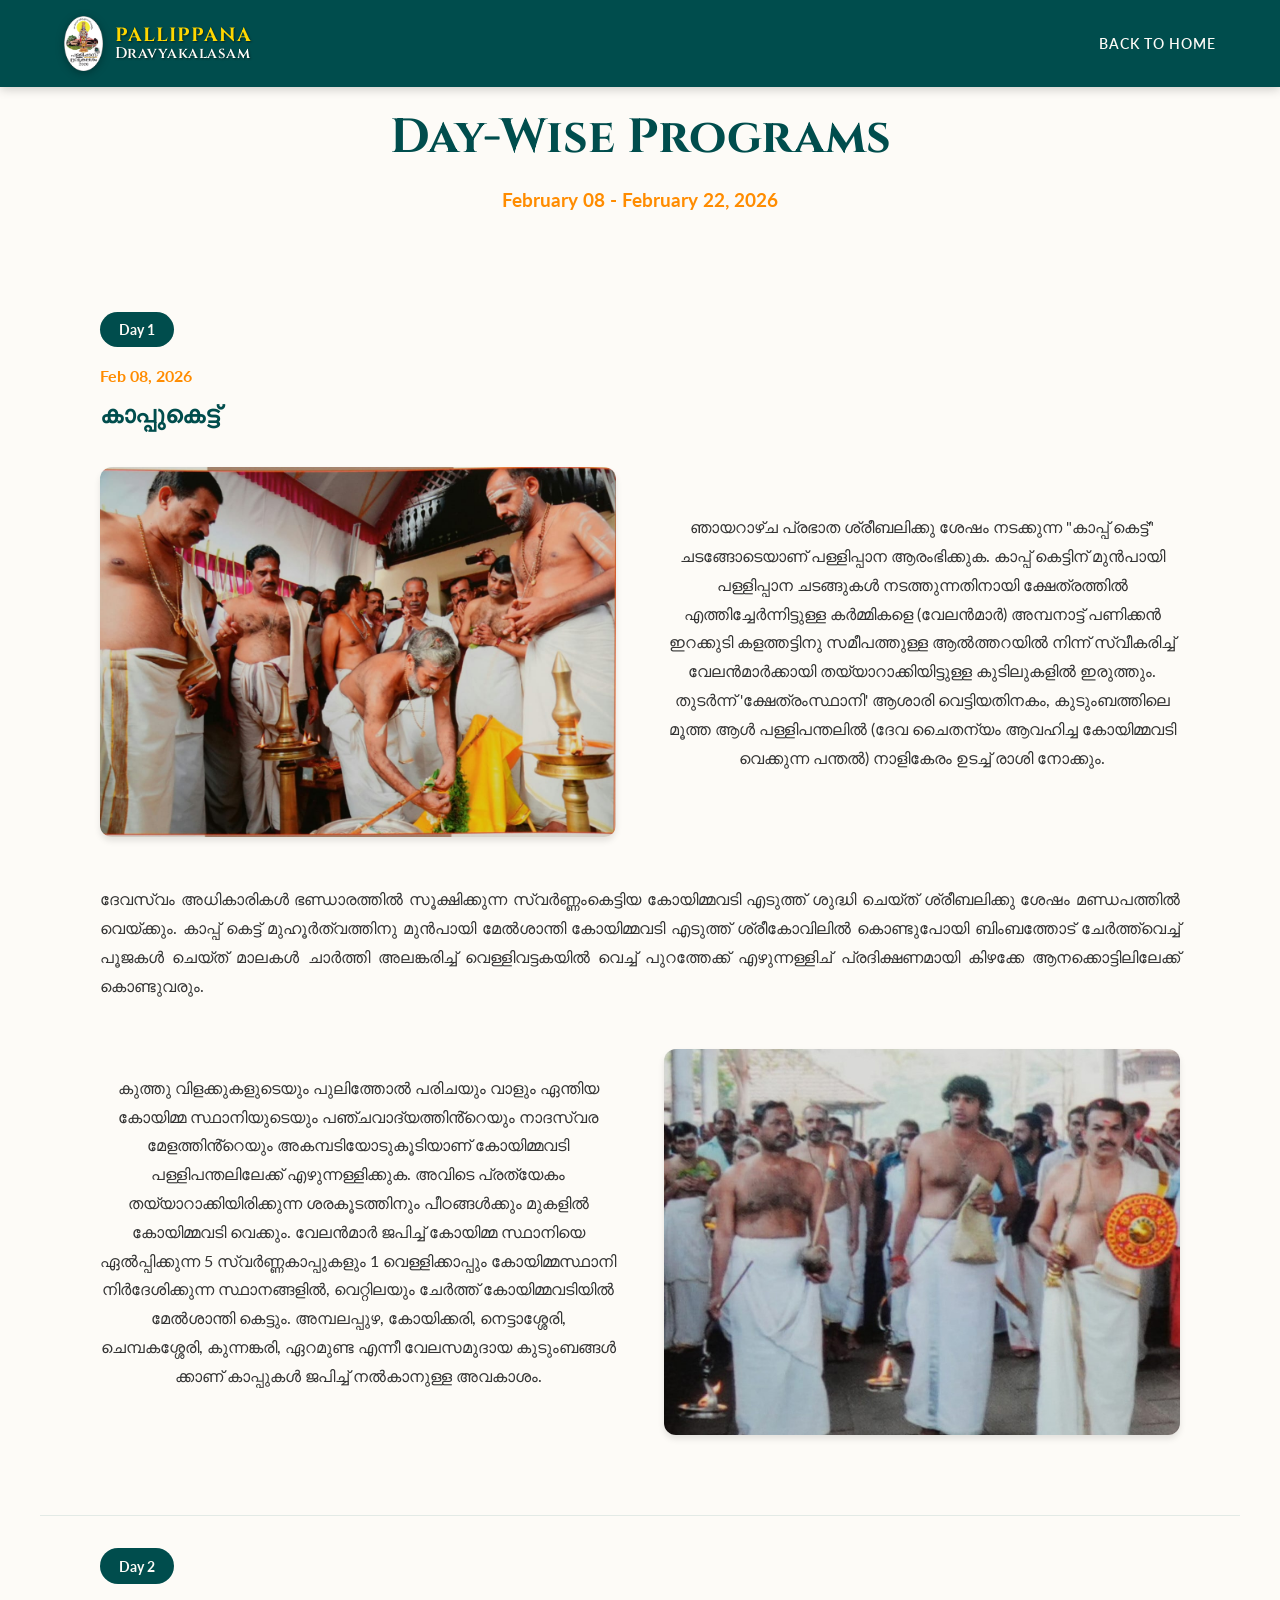
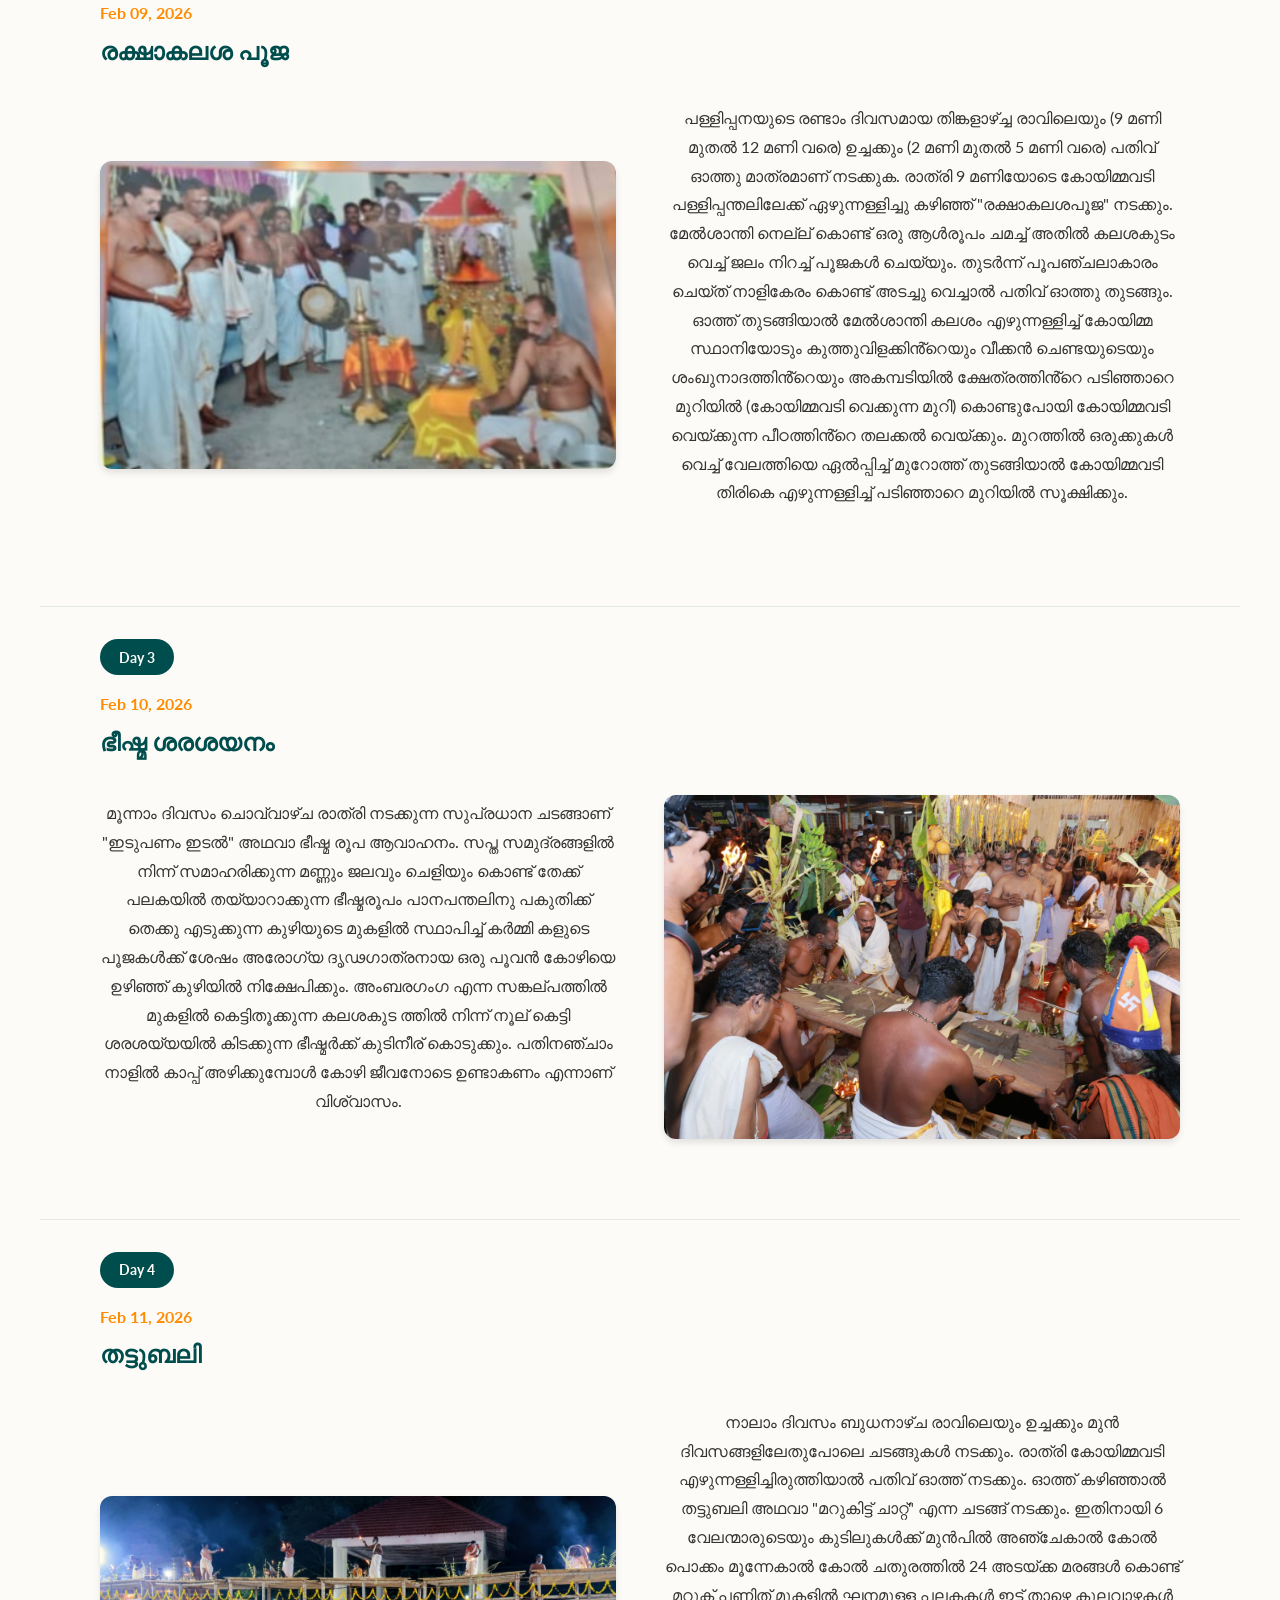
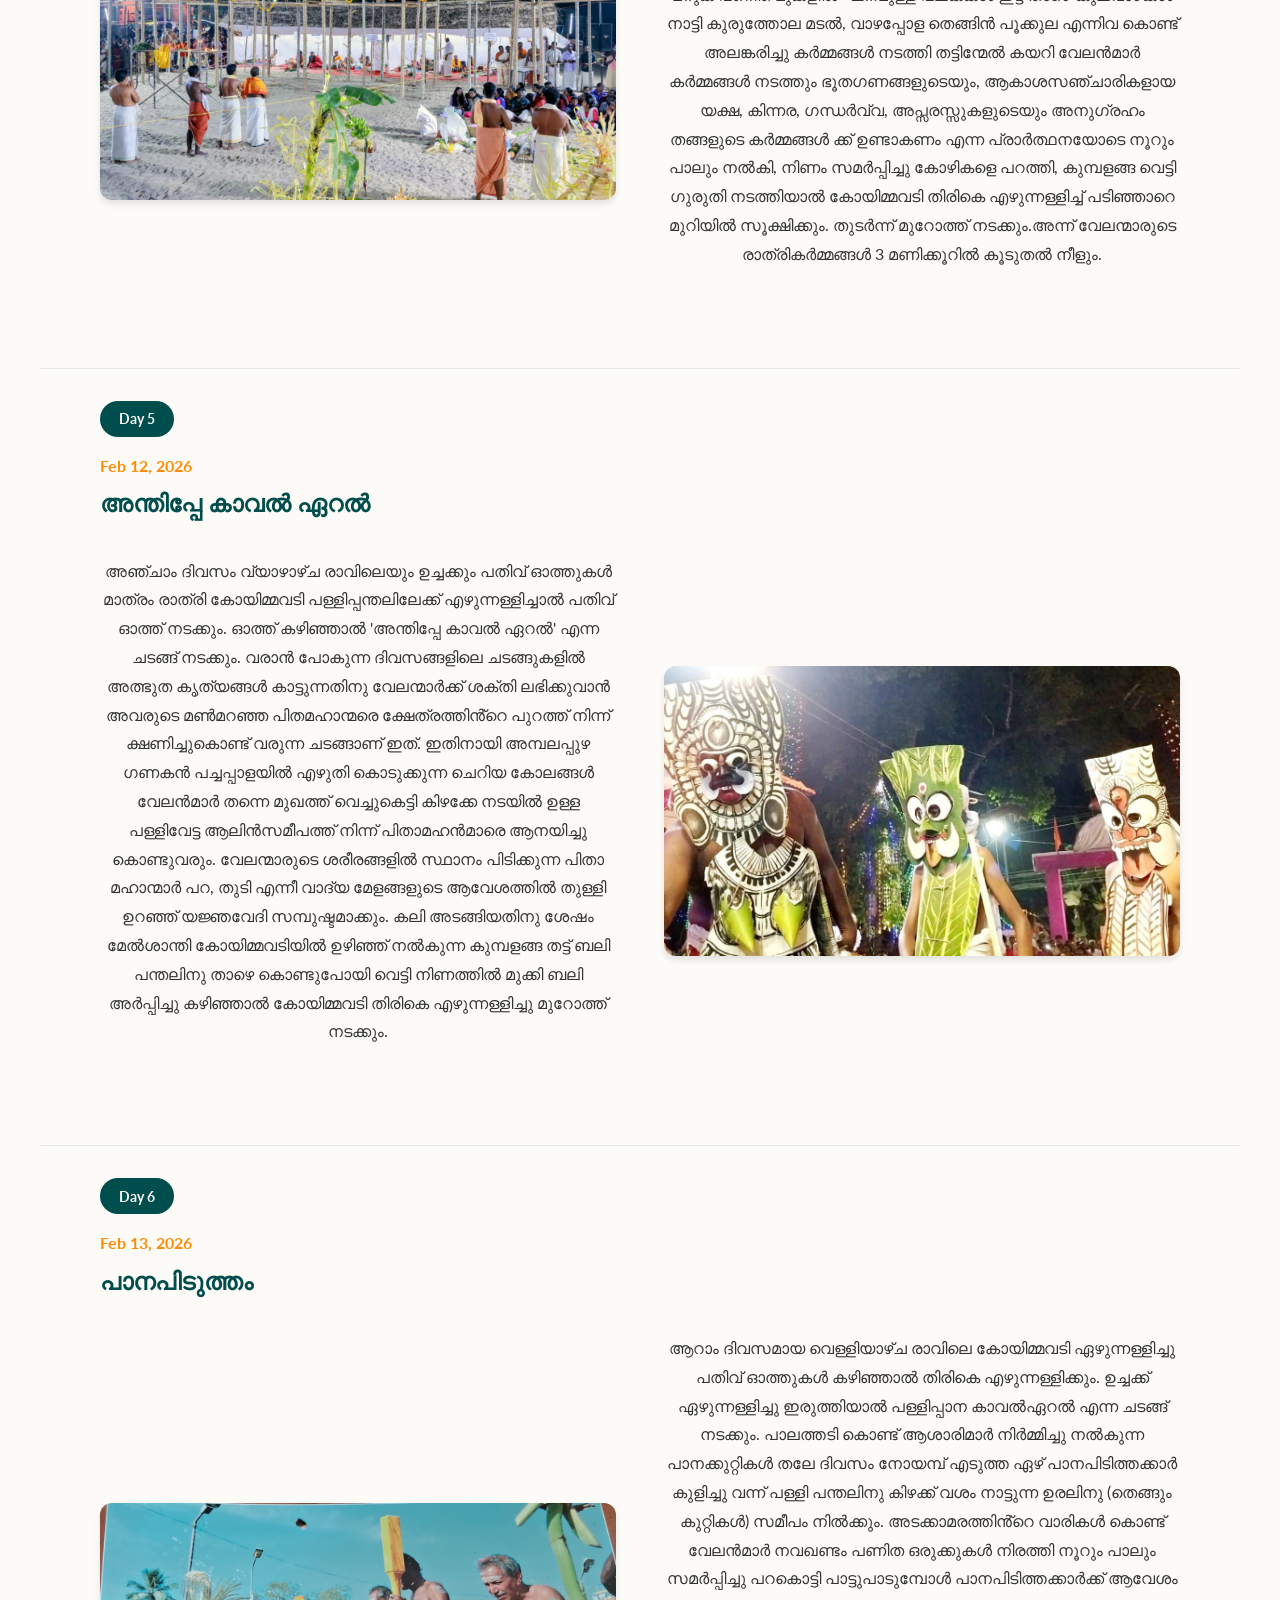
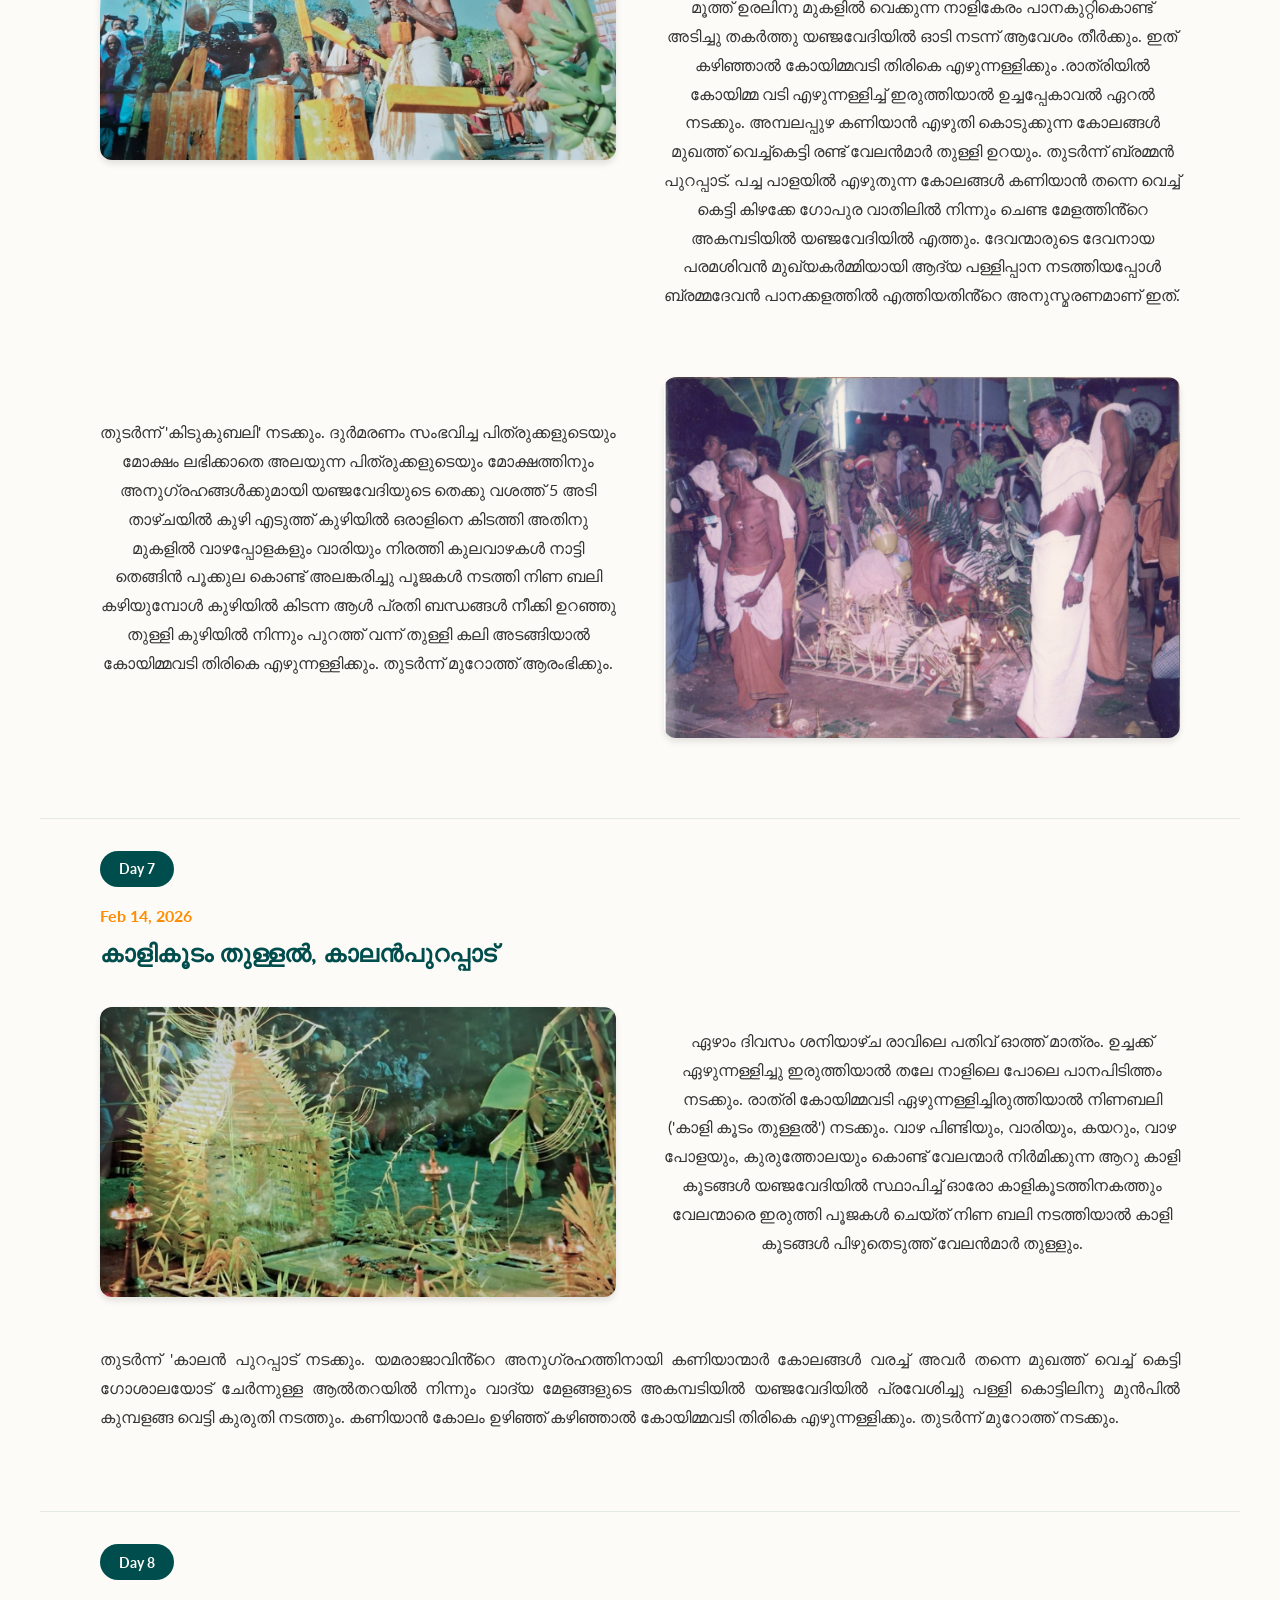
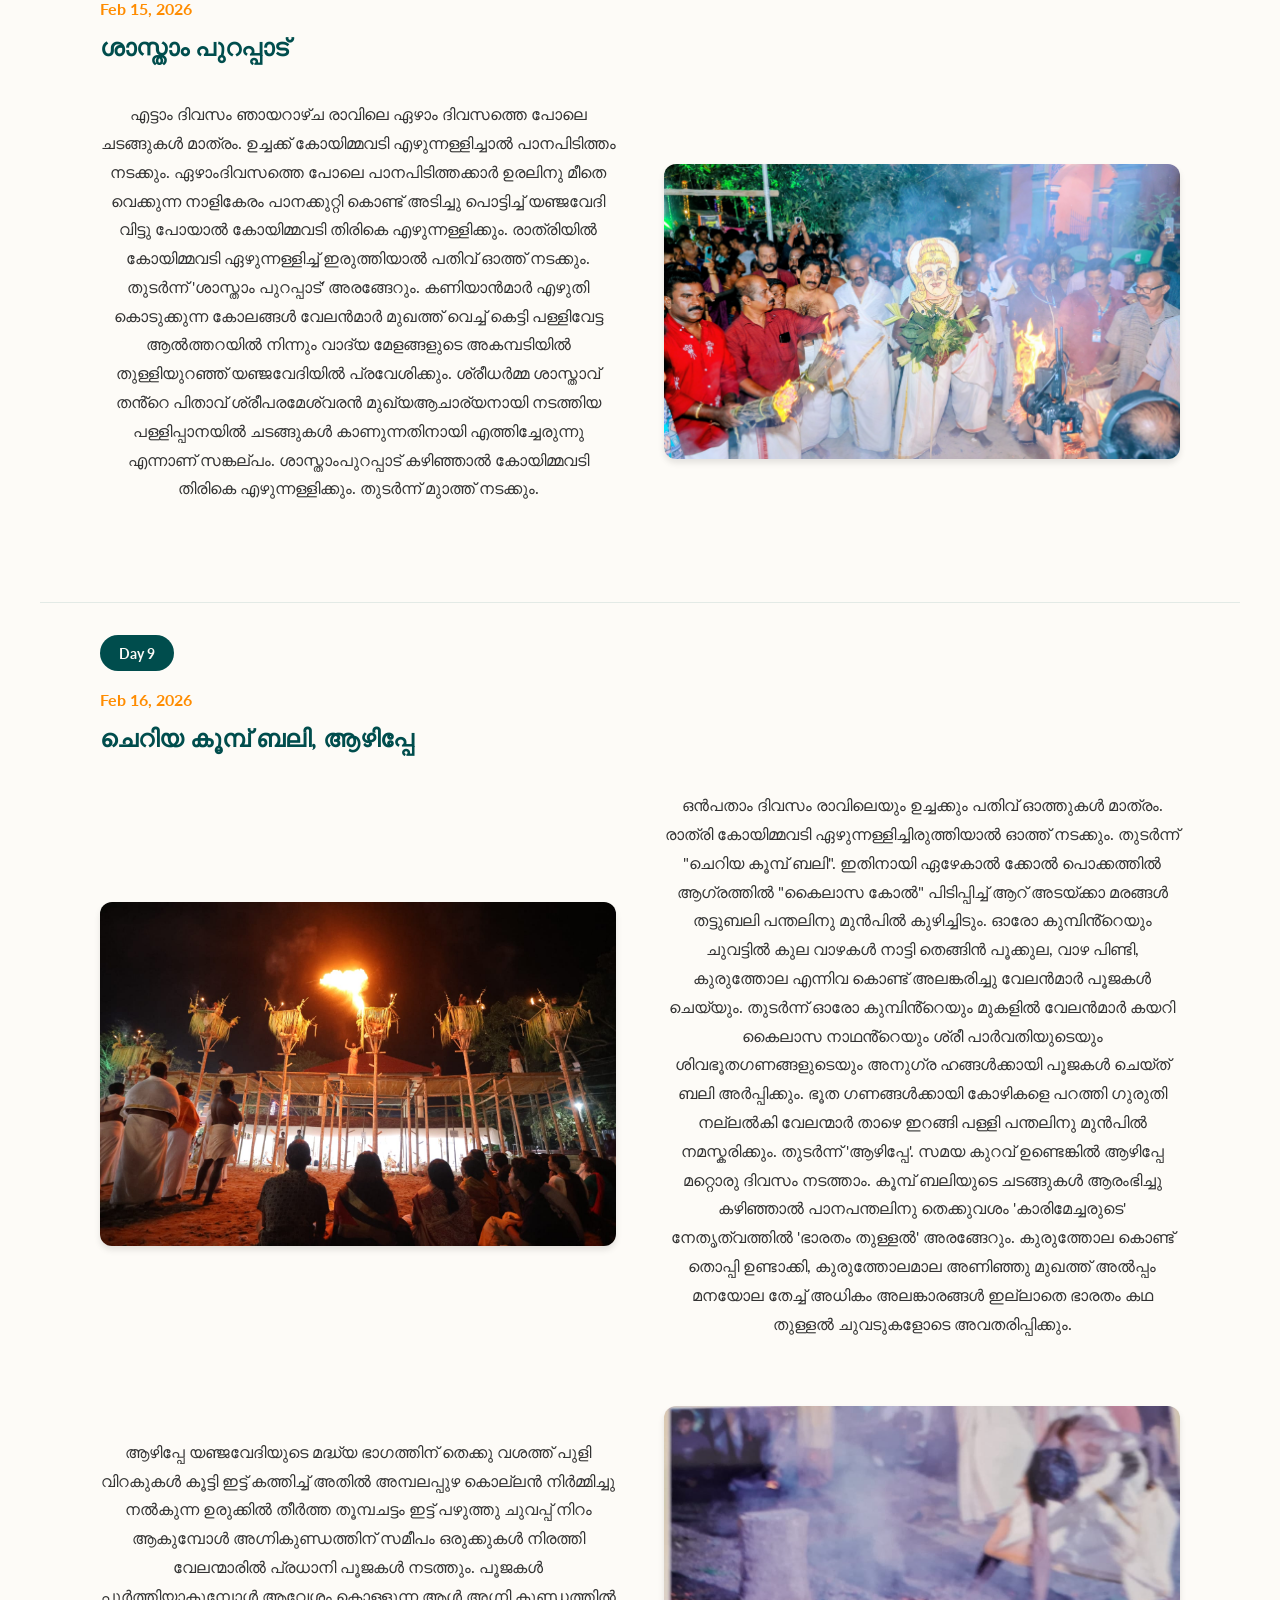
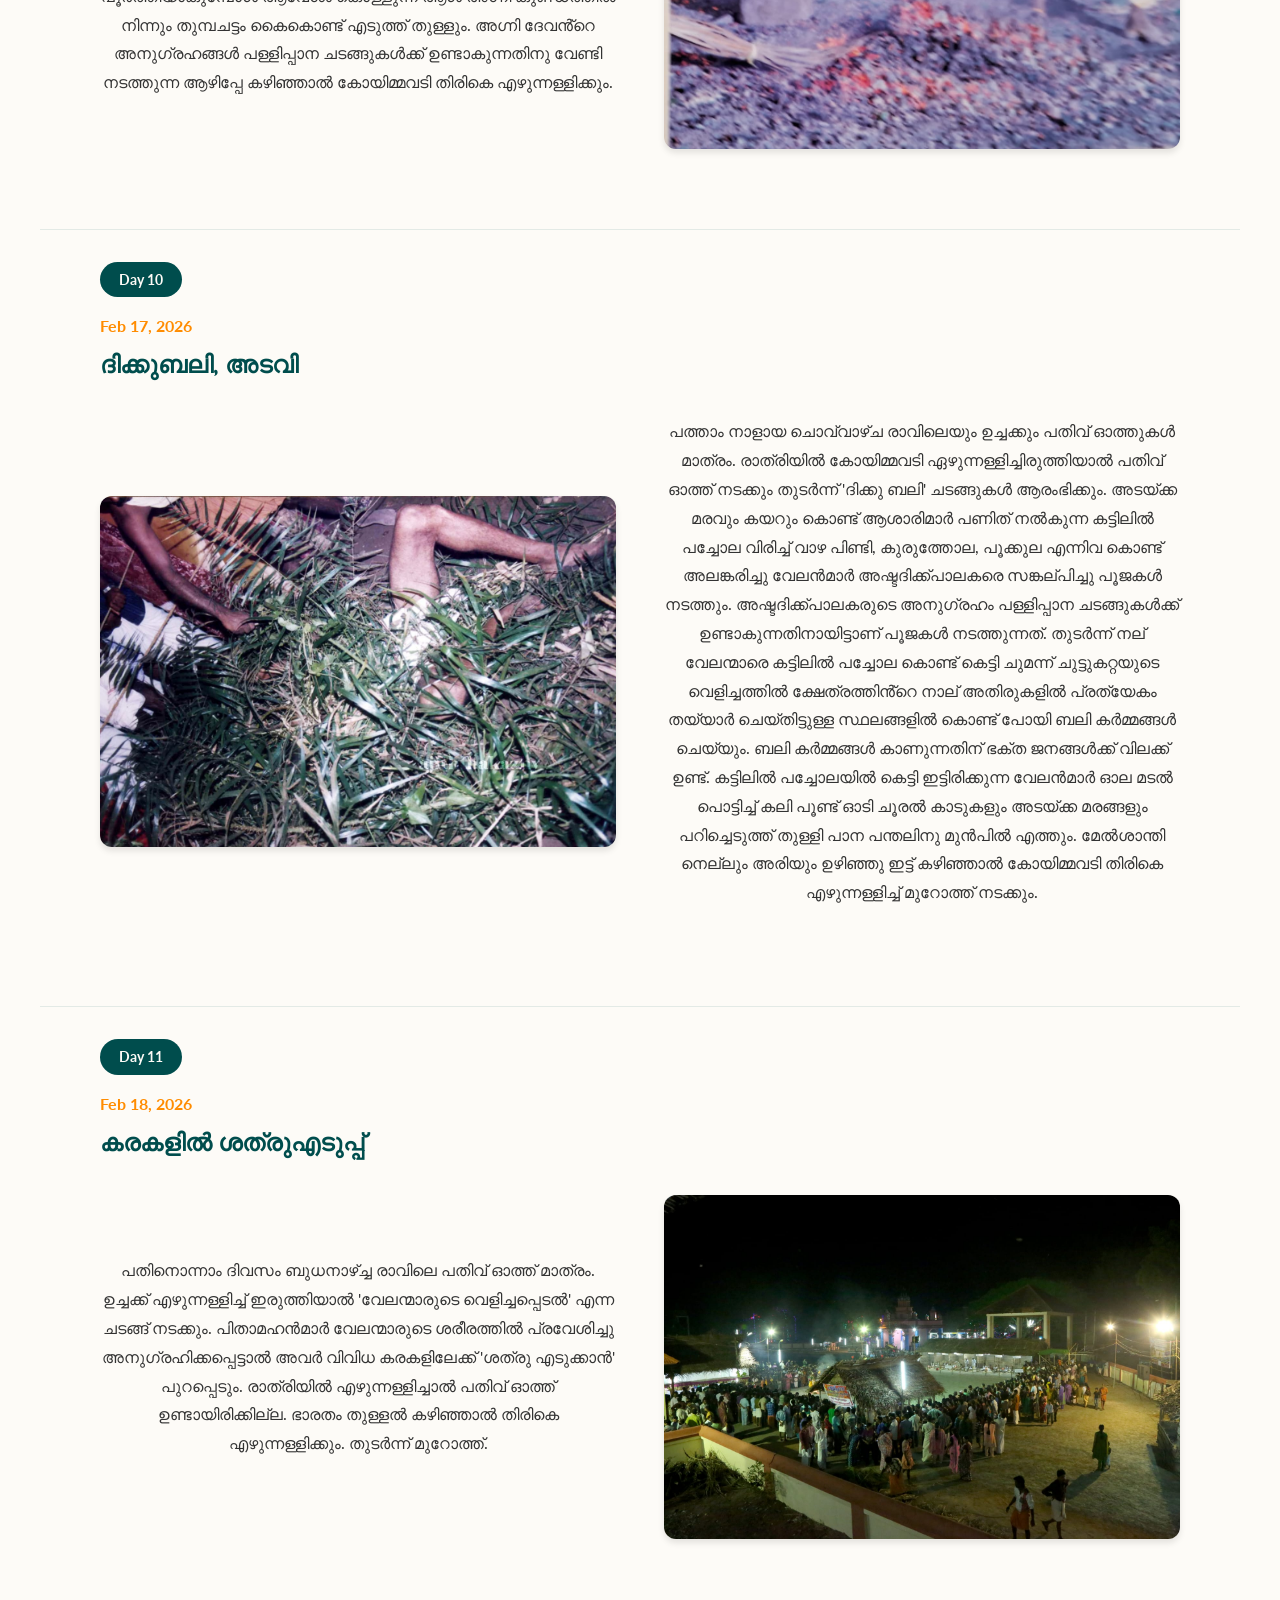
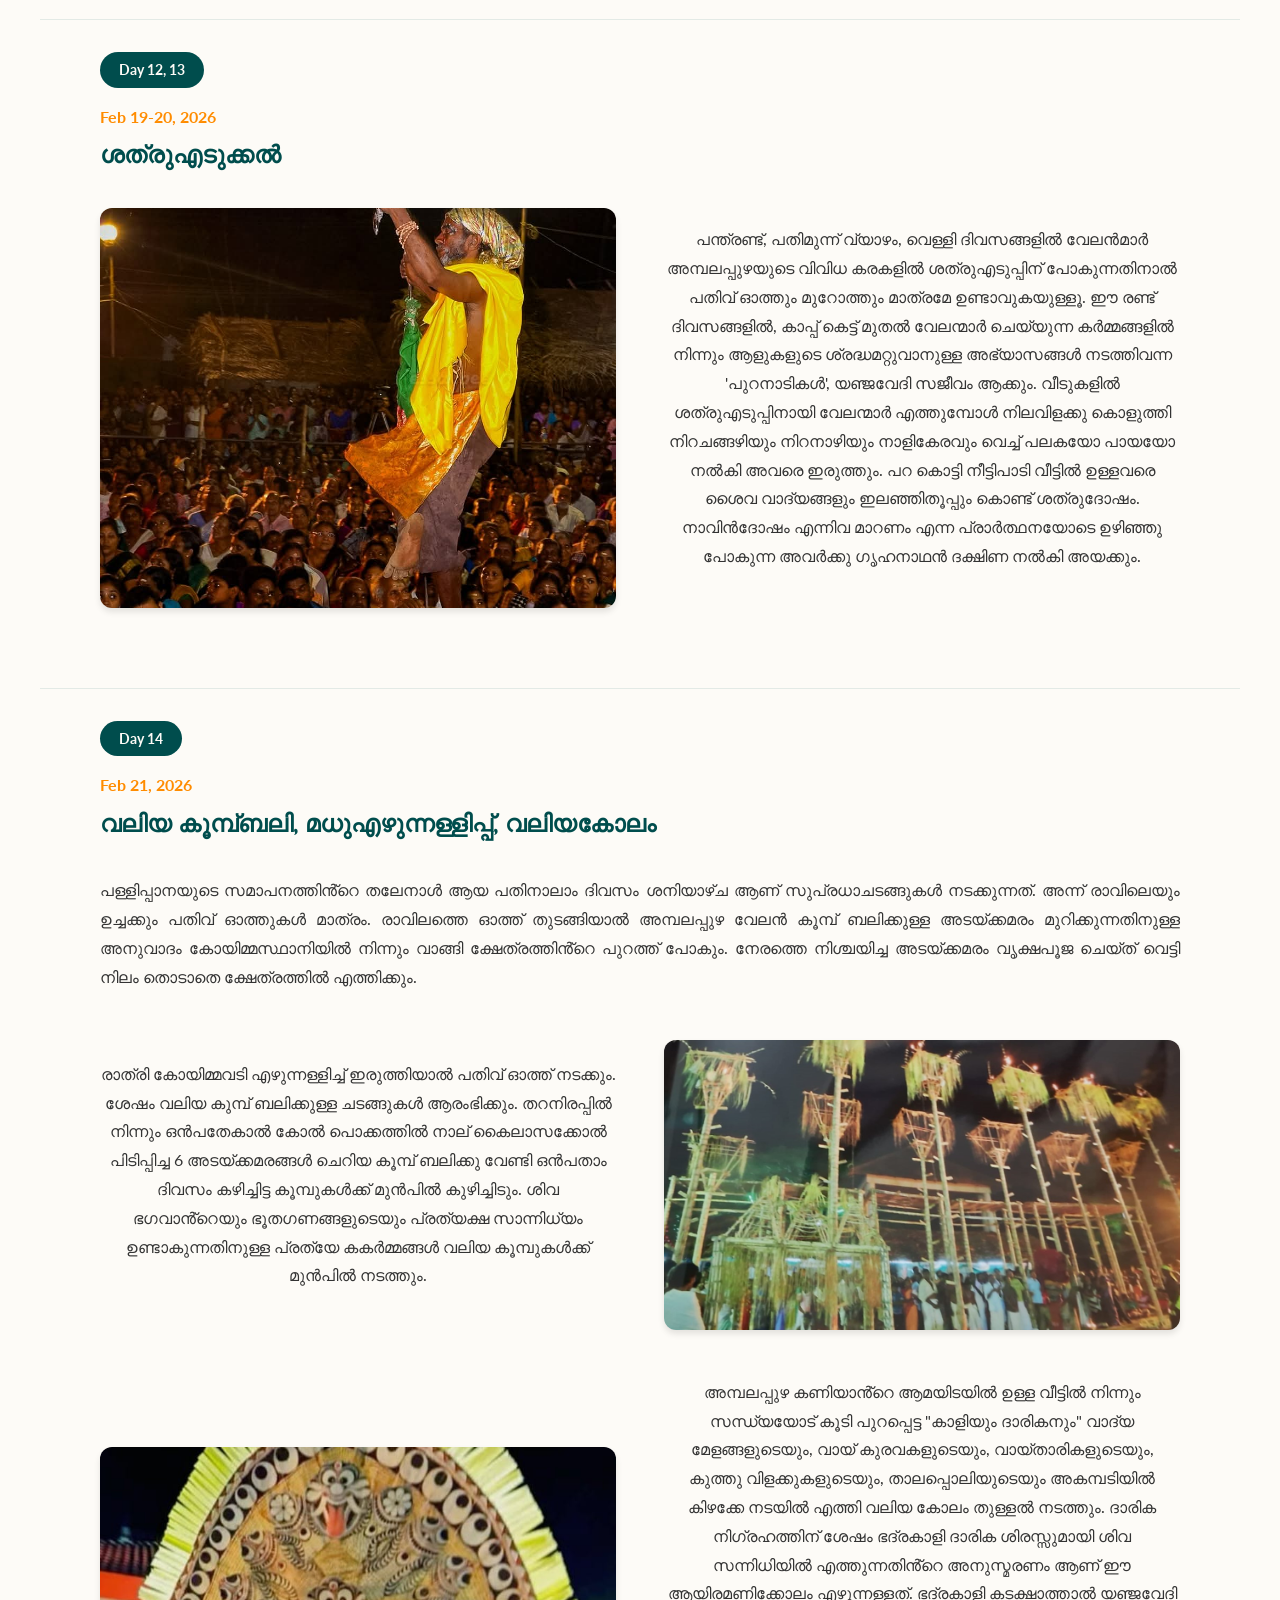
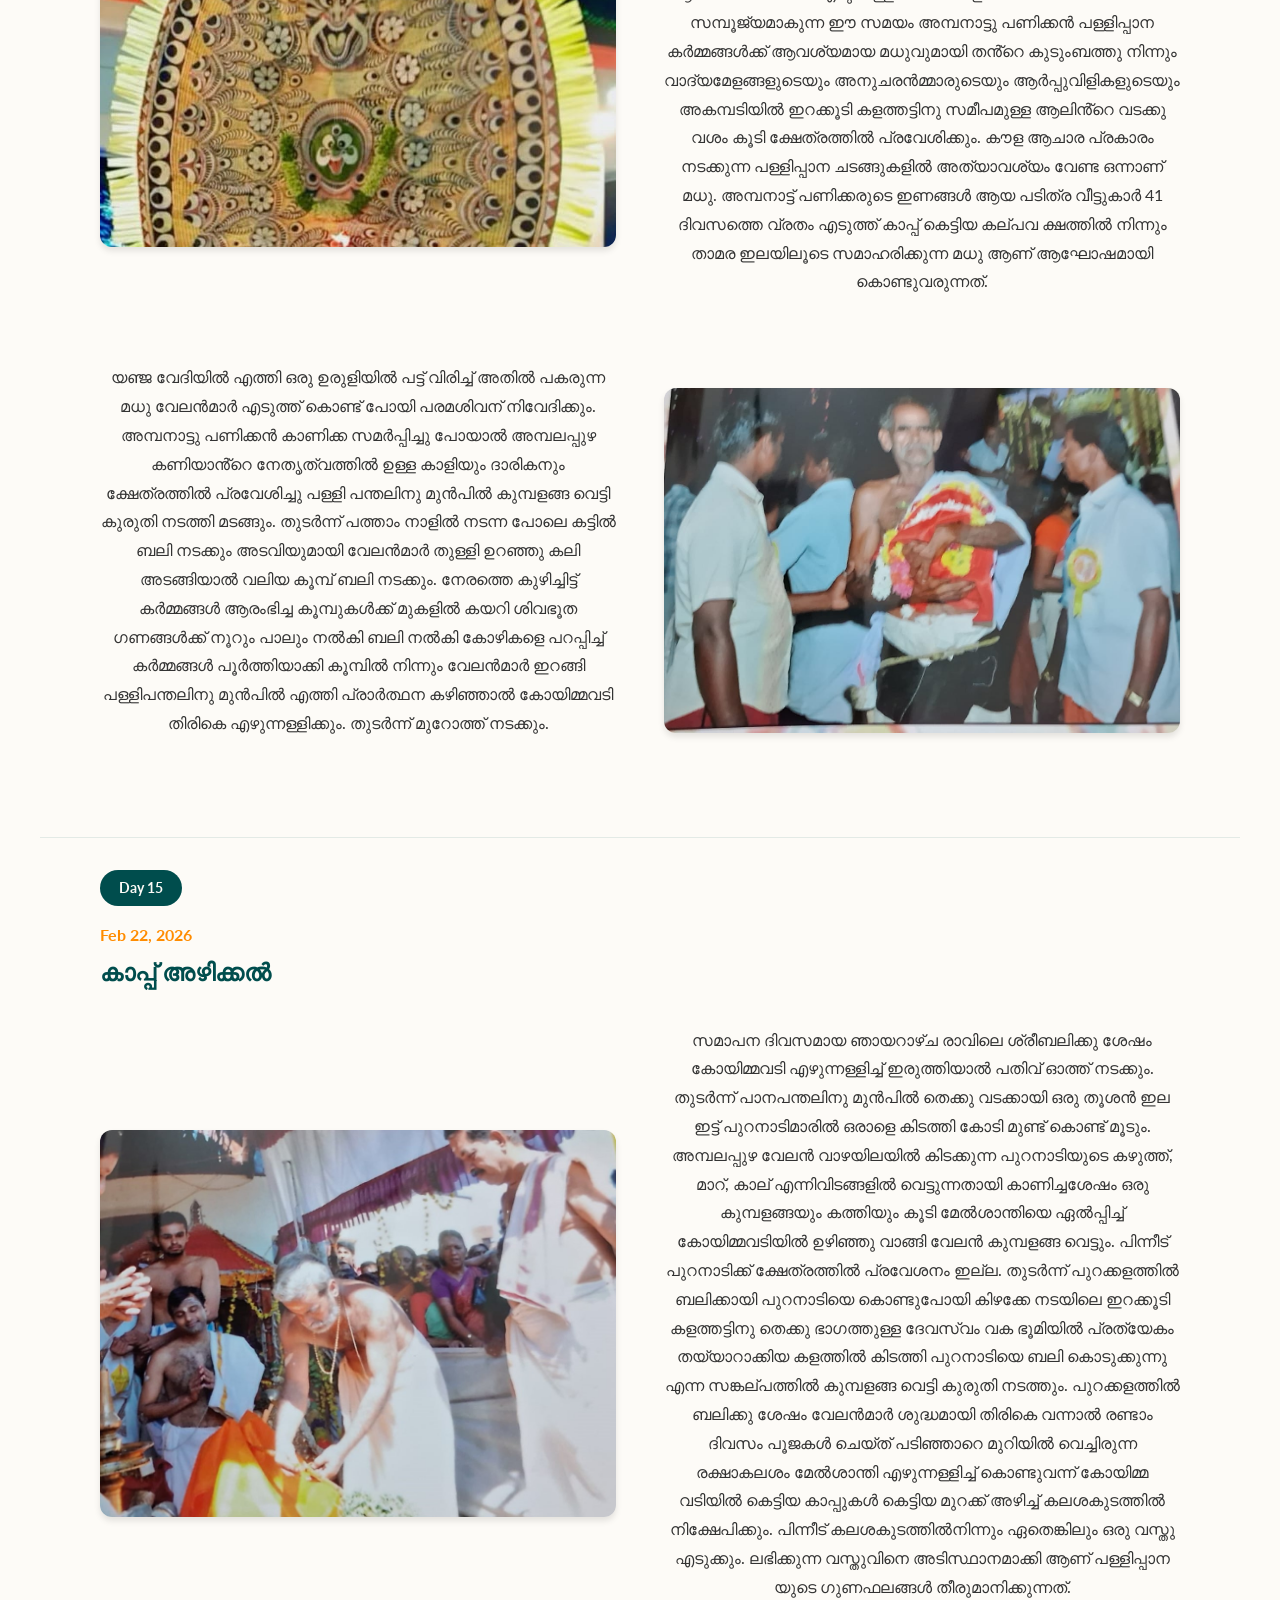
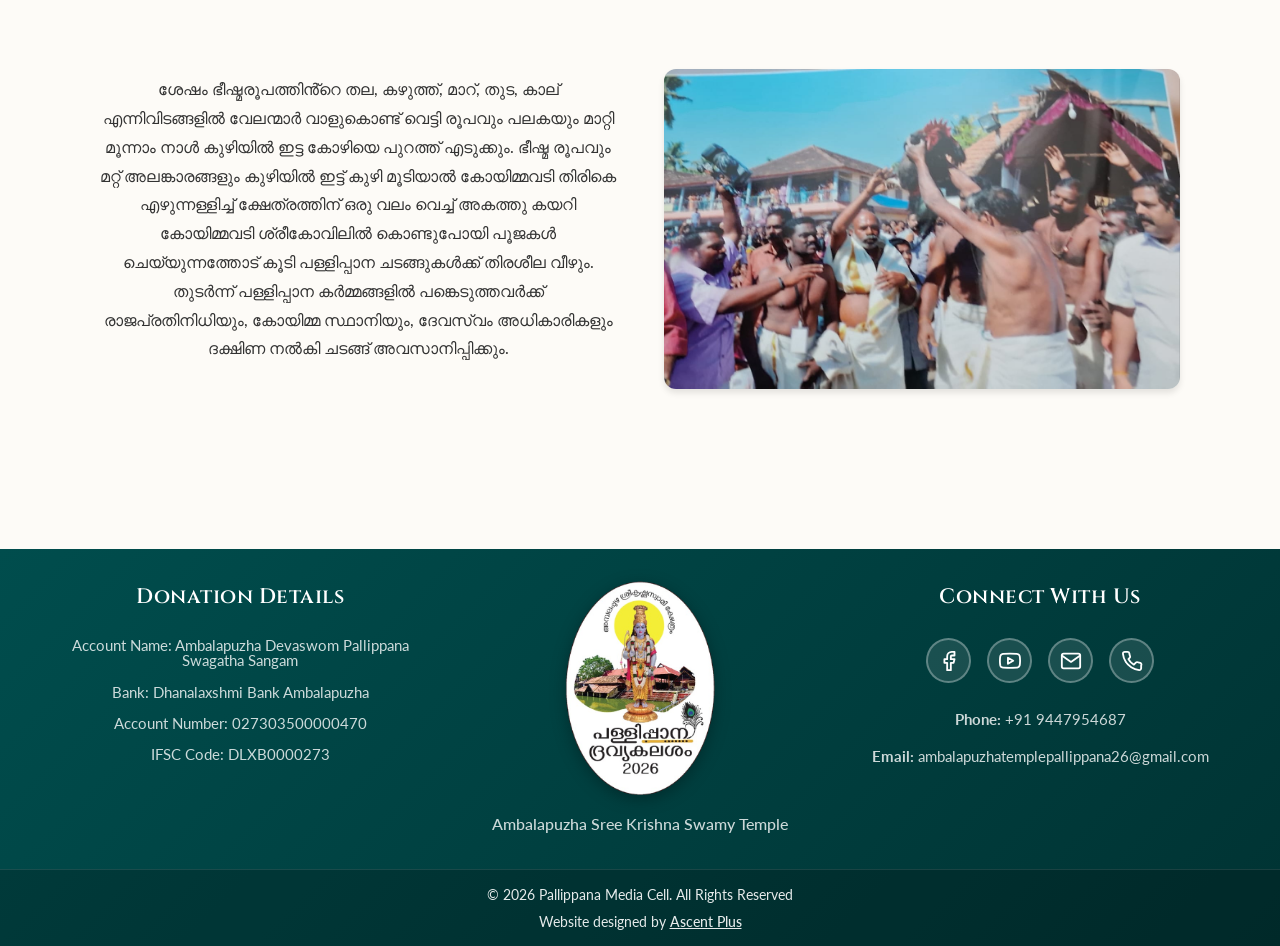
<file: day-wise.html>
<!DOCTYPE html>
<html lang="en">

<head>
    <!-- Google tag (gtag.js) -->
<script async src="https://www.googletagmanager.com/gtag/js?id=G-6765D3GBZY"></script>
<script>
  window.dataLayer = window.dataLayer || [];
  function gtag(){dataLayer.push(arguments);}
  gtag('js', new Date());

  gtag('config', 'G-6765D3GBZY');
</script>
    <meta charset="UTF-8">
    <meta name="viewport" content="width=device-width, initial-scale=1.0">
    <title>Day-Wise Programs | Pallippana 2026</title>
    <link rel="stylesheet" href="css/style.css">
    <link rel="icon" href="images/logo.png" type="image/x-icon">
</head>

<body class="day-wise-page">

    <!-- Minimal Navbar -->
    <nav class="navbar static-nav">
        <a href="index.html" class="logo">
            <img src="images/logo.png" alt="Pallippana Logo">
            <div class="logo-text">
                <span class="logo-main">Pallippana</span>
                <span class="logo-sub">Dravyakalasam</span>
            </div>
        </a>
        <div class="nav-links">
            <a href="index.html#programs">Back to Home</a>
        </div>
    </nav>

    <main class="day-wise-main">
        <div class="page-header">
            <h1>Day-Wise Programs</h1>
            <p>February 08 - February 22, 2026</p>
        </div>

        <!-- Day 1 -->
        <section id="day-1" class="day-section">
            <span class="day-badge">Day 1</span>
            <span class="day-date">Feb 08, 2026</span>
            <h2 style="margin-bottom: 2rem;">കാപ്പുകെട്ട്</h2>

            <!-- Paragraph 1 with Image (Image on left) -->
            <div class="content-row">
                <div class="content-image">
                    <img src="images/dw_1.jpeg" alt="Kaappu Kettu">
                </div>
                <div class="content-text">
                    <p>ഞായറാഴ്ച പ്രഭാത ശ്രീബലിക്കു ശേഷം നടക്കുന്ന "കാപ്പ് കെട്ട്" ചടങ്ങോടെയാണ് പള്ളിപ്പാന
                        ആരംഭിക്കുക. കാപ്പ് കെട്ടിന് മുൻപായി പള്ളിപ്പാന ചടങ്ങുകൾ നടത്തുന്നതിനായി ക്ഷേത്രത്തിൽ
                        എത്തിച്ചേർന്നിട്ടുള്ള കർമ്മികളെ (വേലൻമാർ) അമ്പനാട്ട് പണിക്കൻ ഇറക്കുടി കളത്തട്ടിനു
                        സമീപത്തുള്ള ആൽത്തറയിൽ നിന്ന് സ്വീകരിച്ച് വേലൻമാർക്കായി തയ്യാറാക്കിയിട്ടുള്ള കുടിലുകളിൽ
                        ഇരുത്തും. തുടർന്ന് 'ക്ഷേത്രംസ്ഥാനി' ആശാരി വെട്ടിയതിനകം, കുടുംബത്തിലെ മൂത്ത ആൾ പള്ളിപന്തലിൽ (ദേവ
                        ചൈതന്യം ആവഹിച്ച കോയിമ്മവടി വെക്കുന്ന പന്തൽ) നാളികേരം ഉടച്ച് രാശി നോക്കും.
                    </p>
                </div>
            </div>

            <!-- Paragraph 2 - Text only -->
            <div class="full-width-text">
                <p>ദേവസ്വം അധികാരികൾ ഭണ്ഡാരത്തിൽ സൂക്ഷിക്കുന്ന സ്വർണ്ണംകെട്ടിയ കോയിമ്മവടി എടുത്ത് ശുദ്ധി
                    ചെയ്ത് ശ്രീബലിക്കു ശേഷം മണ്ഡപത്തിൽ വെയ്ക്കും. കാപ്പ് കെട്ട് മുഹൂർത്വത്തിനു മുൻപായി
                    മേൽശാന്തി കോയിമ്മവടി എടുത്ത് ശ്രീകോവിലിൽ കൊണ്ടുപോയി ബിംബത്തോട് ചേർത്ത്വെച്ച് പൂജകൾ
                    ചെയ്ത് മാലകൾ ചാർത്തി അലങ്കരിച്ച് വെള്ളിവട്ടകയിൽ വെച്ച് പുറത്തേക്ക് എഴുന്നള്ളിച്
                    പ്രദിക്ഷണമായി കിഴക്കേ ആനക്കൊട്ടിലിലേക്ക് കൊണ്ടുവരും.
                </p>
            </div>

            <!-- Paragraph 3 with Image (Image on right) -->
            <div class="content-row">
                <div class="content-text">
                    <p>കുത്തു വിളക്കുകളുടെയും പുലിത്തോൽ പരിചയും വാളും ഏന്തിയ കോയിമ്മ സ്ഥാനിയുടെയും
                        പഞ്ചവാദ്യത്തിൻ്റെയും നാദസ്വര മേളത്തിൻ്റെയും അകമ്പടിയോടുകൂടിയാണ് കോയിമ്മവടി
                        പള്ളിപന്തലിലേക്ക് എഴുന്നള്ളിക്കുക. അവിടെ പ്രത്യേകം തയ്യാറാക്കിയിരിക്കുന്ന ശരകൂടത്തിനും
                        പീഠങ്ങൾക്കും മുകളിൽ കോയിമ്മവടി വെക്കും. വേലൻമാർ ജപിച്ച് കോയിമ്മ സ്ഥാനിയെ ഏൽപ്പിക്കുന്ന 5
                        സ്വർണ്ണകാപ്പുകളും 1 വെള്ളിക്കാപ്പും കോയിമ്മസ്ഥാനി നിർദേശിക്കുന്ന സ്ഥാനങ്ങളിൽ, വെറ്റിലയും
                        ചേർത്ത് കോയിമ്മവടിയിൽ മേൽശാന്തി കെട്ടും. അമ്പലപ്പുഴ, കോയിക്കരി, നെട്ടാശ്ശേരി,
                        ചെമ്പകശ്ശേരി, കുന്നങ്കരി, ഏറമുണ്ട എന്നീ വേലസമുദായ കുടുംബങ്ങൾ ക്കാണ് കാപ്പുകൾ ജപിച്ച്
                        നൽകാനുള്ള അവകാശം.
                    </p>
                </div>
                <div class="content-image">
                    <img src="images/dw_1.1.jpeg" alt="Kaappu Kettu">
                </div>
            </div>
        </section>

        <!-- Day 2 -->
        <section id="day-2" class="day-section">
            <span class="day-badge">Day 2</span>
            <span class="day-date">Feb 09, 2026</span>
            <h2 style="margin-bottom: 2rem;">രക്ഷാകലശ പൂജ</h2>

            <!-- Paragraph 1 with Image (Image on left) -->
            <div class="content-row">
                <div class="content-image">
                    <img src="images/day_2.jpg" alt="രക്ഷാകലശ പൂജ">
                </div>
                <div class="content-text">
                    <p>പള്ളിപ്പനയുടെ രണ്ടാം ദിവസമായ തിങ്കളാഴ്ച്ച രാവിലെയും (9 മണി മുതൽ 12 മണി വരെ) ഉച്ചക്കും (2 മണി
                        മുതൽ 5 മണി വരെ) പതിവ് ഓത്തു മാത്രമാണ് നടക്കുക. രാത്രി 9 മണിയോടെ കോയിമ്മവടി
                        പള്ളിപ്പന്തലിലേക്ക് ഏഴുന്നള്ളിച്ചു കഴിഞ്ഞ് "രക്ഷാകലശപൂജ" നടക്കും. മേൽശാന്തി നെല്ല് കൊണ്ട്
                        ഒരു ആൾരൂപം ചമച്ച് അതിൽ കലശകുടം വെച്ച് ജലം നിറച്ച് പൂജകൾ ചെയ്യും. തുടർന്ന് പൂപഞ്ചലാകാരം
                        ചെയ്ത് നാളികേരം കൊണ്ട് അടച്ചു വെച്ചാൽ പതിവ് ഓത്തു തുടങ്ങും. ഓത്ത് തുടങ്ങിയാൽ മേൽശാന്തി കലശം
                        എഴുന്നള്ളിച്ച് കോയിമ്മ സ്ഥാനിയോടും കുത്തുവിളക്കിൻ്റെയും വീക്കൻ ചെണ്ടയുടെയും
                        ശംഖുനാദത്തിൻ്റെയും അകമ്പടിയിൽ ക്ഷേത്രത്തിൻ്റെ പടിഞ്ഞാറെ മുറിയിൽ (കോയിമ്മവടി വെക്കുന്ന മുറി)
                        കൊണ്ടുപോയി കോയിമ്മവടി വെയ്ക്കുന്ന പീഠത്തിൻ്റെ തലക്കൽ വെയ്ക്കും. മുറത്തിൽ ഒരുക്കുകൾ വെച്ച്
                        വേലത്തിയെ ഏൽപ്പിച്ച് മുറോത്ത് തുടങ്ങിയാൽ കോയിമ്മവടി തിരികെ എഴുന്നള്ളിച്ച് പടിഞ്ഞാറെ മുറിയിൽ
                        സൂക്ഷിക്കും.
                    </p>
                </div>
            </div>

        </section>

        <!-- Day 3 -->
        <section id="day-3" class="day-section">
            <span class="day-badge">Day 3</span>
            <span class="day-date">Feb 10, 2026</span>
            <h2 style="margin-bottom: 2rem;">ഭീഷ്മ ശരശയനം</h2>

            <!-- Paragraph 1 with Image (Image on left) -->
            <div class="content-row">
                <div class="content-text">
                    <p>മൂന്നാം ദിവസം ചൊവ്വാഴ്ച രാത്രി നടക്കുന്ന സുപ്രധാന ചടങ്ങാണ് "ഇടുപണം ഇടൽ" അഥവാ ഭീഷ്മ രൂപ
                        ആവാഹനം. സപ്ത സമുദ്രങ്ങളിൽ നിന്ന് സമാഹരിക്കുന്ന മണ്ണും ജലവും ചെളിയും കൊണ്ട് തേക്ക് പലകയിൽ
                        തയ്യാറാക്കുന്ന ഭീഷ്മരൂപം പാനപന്തലിനു പകുതിക്ക് തെക്കു എടുക്കുന്ന കുഴിയുടെ മുകളിൽ സ്ഥാപിച്ച്
                        കർമ്മി കളുടെ പൂജകൾക്ക് ശേഷം അരോഗ്യ ദൃഢഗാത്രനായ ഒരു പൂവൻ കോഴിയെ ഉഴിഞ്ഞ് കുഴിയിൽ
                        നിക്ഷേപിക്കും. അംബരഗംഗ എന്ന സങ്കല്പത്തിൽ മുകളിൽ കെട്ടിതൂക്കുന്ന കലശകുട ത്തിൽ നിന്ന് നൂല്
                        കെട്ടി ശരശയ്യയിൽ കിടക്കുന്ന ഭീഷ്മർക്ക് കുടിനീര് കൊടുക്കും. പതിനഞ്ചാം നാളിൽ കാപ്പ്
                        അഴിക്കുമ്പോൾ കോഴി ജീവനോടെ ഉണ്ടാകണം എന്നാണ് വിശ്വാസം.
                    </p>
                </div>
                <div class="content-image">
                    <img src="images/day_3.jpg" alt="ഭീഷ്മ ശരശയനം">
                </div>
            </div>

        </section>

        <!-- Day 4 -->
        <section id="day-4" class="day-section">
            <span class="day-badge">Day 4</span>
            <span class="day-date">Feb 11, 2026</span>
            <h2 style="margin-bottom: 2rem;">തട്ടുബലി</h2>

            <!-- Paragraph 1 with Image (Image on left) -->
            <div class="content-row">
                <div class="content-image">
                    <img src="images/day_4.jpg" alt="തട്ടുബലി">
                </div>
                <div class="content-text">
                    <p>നാലാം ദിവസം ബുധനാഴ്ച രാവിലെയും ഉച്ചക്കും മുൻ ദിവസങ്ങളിലേതുപോലെ ചടങ്ങുകൾ നടക്കും. രാത്രി
                        കോയിമ്മവടി എഴുന്നള്ളിച്ചിരുത്തിയാൽ പതിവ് ഓത്ത് നടക്കും. ഓത്ത് കഴിഞ്ഞാൽ തട്ടുബലി അഥവാ
                        "മറുകിട്ട് ചാറ്റ്" എന്ന ചടങ്ങ് നടക്കും. ഇതിനായി 6 വേലന്മാരുടെയും കുടിലുകൾക്ക് മുൻപിൽ
                        അഞ്ചേകാൽ കോൽ പൊക്കം മൂന്നേകാൽ കോൽ ചതുരത്തിൽ 24 അടയ്ക്ക മരങ്ങൾ കൊണ്ട് മറുക് പണിത് മുകളിൽ
                        ഘനമുള്ള പലകകൾ ഇട്ട് താഴെ കുലവാഴകൾ നാട്ടി കുരുത്തോല മടൽ, വാഴപ്പോള തെങ്ങിൻ പൂക്കുല എന്നിവ
                        കൊണ്ട് അലങ്കരിച്ചു കർമ്മങ്ങൾ നടത്തി തട്ടിന്മേൽ കയറി വേലൻമാർ കർമ്മങ്ങൾ നടത്തും
                        ഭൂതഗണങ്ങളുടെയും, ആകാശസഞ്ചാരികളായ യക്ഷ, കിന്നര, ഗന്ധർവ്വ, അപ്സരസ്സുകളുടെയും അനുഗ്രഹം തങ്ങളുടെ
                        കർമ്മങ്ങൾ ക്ക് ഉണ്ടാകണം എന്ന പ്രാർത്ഥനയോടെ നൂറും പാലും നൽകി, നിണം സമർപ്പിച്ചു കോഴികളെ
                        പറത്തി, കുമ്പളങ്ങ വെട്ടി ഗുരുതി നടത്തിയാൽ കോയിമ്മവടി തിരികെ എഴുന്നള്ളിച്ച് പടിഞ്ഞാറെ
                        മുറിയിൽ സൂക്ഷിക്കും. തുടർന്ന് മുറോത്ത് നടക്കും.അന്ന് വേലന്മാരുടെ രാത്രികർമ്മങ്ങൾ 3 മണിക്കൂറിൽ
                        കൂടുതൽ നീളും.
                    </p>
                </div>
            </div>

        </section>

        <!-- Day 5 -->
        <section id="day-5" class="day-section">
            <span class="day-badge">Day 5</span>
            <span class="day-date">Feb 12, 2026</span>
            <h2 style="margin-bottom: 2rem;">അന്തിപ്പേ കാവൽ ഏറൽ</h2>

            <!-- Paragraph 1 with Image (Image on right) -->
            <div class="content-row">
                <div class="content-text">
                    <p>അഞ്ചാം ദിവസം വ്യാഴാഴ്ച രാവിലെയും ഉച്ചക്കും പതിവ് ഓത്തുകൾ മാത്രം രാത്രി കോയിമ്മവടി
                        പള്ളിപ്പന്തലിലേക്ക് എഴുന്നള്ളിച്ചാൽ പതിവ് ഓത്ത് നടക്കും. ഓത്ത് കഴിഞ്ഞാൽ 'അന്തിപ്പേ കാവൽ ഏറൽ'
                        എന്ന ചടങ്ങ് നടക്കും. വരാൻ പോകുന്ന ദിവസങ്ങളിലെ ചടങ്ങുകളിൽ അത്ഭുത കൃത്യങ്ങൾ കാട്ടുന്നതിനു
                        വേലന്മാർക്ക് ശക്തി ലഭിക്കുവാൻ അവരുടെ മൺമറഞ്ഞ പിതമഹാന്മരെ ക്ഷേത്രത്തിൻ്റെ പുറത്ത് നിന്ന്
                        ക്ഷണിച്ചുകൊണ്ട് വരുന്ന ചടങ്ങാണ് ഇത്. ഇതിനായി അമ്പലപ്പുഴ ഗണകൻ പച്ചപ്പാളയിൽ എഴുതി കൊടുക്കുന്ന
                        ചെറിയ കോലങ്ങൾ വേലൻമാർ തന്നെ മുഖത്ത് വെച്ചുകെട്ടി കിഴക്കേ നടയിൽ ഉള്ള പള്ളിവേട്ട ആലിൻസമീപത്ത്
                        നിന്ന് പിതാമഹൻമാരെ ആനയിച്ചു കൊണ്ടുവരും. വേലന്മാരുടെ ശരീരങ്ങളിൽ സ്ഥാനം പിടിക്കുന്ന പിതാ
                        മഹാന്മാർ പറ, തുടി എന്നീ വാദ്യ മേളങ്ങളുടെ ആവേശത്തിൽ തുള്ളി ഉറഞ്ഞ് യജ്ഞവേദി സമ്പുഷ്ടമാക്കും.
                        കലി അടങ്ങിയതിനു ശേഷം മേൽശാന്തി കോയിമ്മവടിയിൽ ഉഴിഞ്ഞ് നൽകുന്ന കുമ്പളങ്ങ തട്ട് ബലി പന്തലിനു
                        താഴെ കൊണ്ടുപോയി വെട്ടി നിണത്തിൽ മുക്കി ബലി അർപ്പിച്ചു കഴിഞ്ഞാൽ കോയിമ്മവടി തിരികെ
                        എഴുന്നള്ളിച്ചു മുറോത്ത് നടക്കും.
                    </p>
                </div>
                <div class="content-image">
                    <img src="images/day_5.jpeg" alt="അന്തിപ്പേ കാവൽ ഏറൽ">
                </div>
            </div>

        </section>

        <!-- Day 6 -->
        <section id="day-6" class="day-section">
            <span class="day-badge">Day 6</span>
            <span class="day-date">Feb 13, 2026</span>
            <h2 style="margin-bottom: 2rem;">പാനപിടുത്തം</h2>

            <!-- Paragraph 1 with Image (Image on left) -->
            <div class="content-row">
                <div class="content-image">
                    <img src="images/dw_6.jpeg" alt="പാനപിടുത്തം">
                </div>
                <div class="content-text">
                    <p>ആറാം ദിവസമായ വെള്ളിയാഴ്ച രാവിലെ കോയിമ്മവടി ഏഴുന്നള്ളിച്ചു പതിവ് ഓത്തുകൾ കഴിഞ്ഞാൽ തിരികെ
                        എഴുന്നള്ളിക്കും. ഉച്ചക്ക് ഏഴുന്നള്ളിച്ചു ഇരുത്തിയാൽ പള്ളിപ്പാന കാവൽഏറൽ എന്ന ചടങ്ങ് നടക്കും.
                        പാലത്തടി കൊണ്ട് ആശാരിമാർ നിർമ്മിച്ചു നൽകുന്ന പാനക്കുറ്റികൾ തലേ ദിവസം നോയമ്പ് എടുത്ത ഏഴ്
                        പാനപിടിത്തക്കാർ കുളിച്ചു വന്ന് പള്ളി പന്തലിനു കിഴക്ക് വശം നാട്ടുന്ന ഉരലിനു (തെങ്ങും
                        കുറ്റികൾ) സമീപം നിൽക്കും. അടക്കാമരത്തിൻ്റെ വാരികൾ കൊണ്ട് വേലൻമാർ നവഖണ്ടം പണിത
                        ഒരുക്കുകൾ നിരത്തി നൂറും പാലും സമർപ്പിച്ചു പറകൊട്ടി പാട്ടുപാടുമ്പോൾ പാനപിടിത്തക്കാർക്ക് ആവേശം
                        മൂത്ത് ഉരലിനു മുകളിൽ വെക്കുന്ന നാളികേരം പാനകുറ്റികൊണ്ട് അടിച്ചു തകർത്തു യഞ്ജവേദിയിൽ ഓടി
                        നടന്ന് ആവേശം തീർക്കും. ഇത് കഴിഞ്ഞാൽ കോയിമ്മവടി തിരികെ എഴുന്നള്ളിക്കും .രാത്രിയിൽ കോയിമ്മ
                        വടി എഴുന്നള്ളിച്ച് ഇരുത്തിയാൽ ഉച്ചപ്പേകാവൽ ഏറൽ നടക്കും. അമ്പലപ്പുഴ കണിയാൻ എഴുതി കൊടുക്കുന്ന
                        കോലങ്ങൾ മുഖത്ത് വെച്ച്കെട്ടി രണ്ട് വേലൻമാർ തുള്ളി ഉറയും. തുടർന്ന് ബ്രമ്മൻ പുറപ്പാട്. പച്ച
                        പാളയിൽ എഴുതുന്ന കോലങ്ങൾ കണിയാൻ തന്നെ വെച്ച് കെട്ടി കിഴക്കേ ഗോപുര വാതിലിൽ നിന്നും ചെണ്ട
                        മേളത്തിൻ്റെ അകമ്പടിയിൽ യഞ്ജവേദിയിൽ എത്തും. ദേവന്മാരുടെ ദേവനായ പരമശിവൻ മുഖ്യകർമ്മിയായി ആദ്യ
                        പള്ളിപ്പാന നടത്തിയപ്പോൾ ബ്രമ്മദേവൻ പാനക്കളത്തിൽ എത്തിയതിൻ്റെ അനുസ്മരണമാണ് ഇത്.
                    </p>
                </div>
            </div>

            <!-- Paragraph 2 with Image (Image on right) -->
            <div class="content-row">
                <div class="content-text">
                    <p>തുടർന്ന് 'കിടുകുബലി' നടക്കും. ദുർമരണം സംഭവിച്ച പിത്രുക്കളുടെയും മോക്ഷം ലഭിക്കാതെ അലയുന്ന
                        പിത്രുക്കളുടെയും മോക്ഷത്തിനും അനുഗ്രഹങ്ങൾക്കുമായി യഞ്ജവേദിയുടെ തെക്കു വശത്ത് 5 അടി താഴ്ചയിൽ
                        കുഴി എടുത്ത് കുഴിയിൽ ഒരാളിനെ കിടത്തി അതിനു മുകളിൽ വാഴപ്പോളകളും വാരിയും നിരത്തി കുലവാഴകൾ
                        നാട്ടി തെങ്ങിൻ പൂക്കുല കൊണ്ട് അലങ്കരിച്ചു പൂജകൾ നടത്തി നിണ ബലി കഴിയുമ്പോൾ കുഴിയിൽ കിടന്ന ആൾ
                        പ്രതി ബന്ധങ്ങൾ നീക്കി ഉറഞ്ഞു തുള്ളി കുഴിയിൽ നിന്നും പുറത്ത് വന്ന് തുള്ളി കലി അടങ്ങിയാൽ
                        കോയിമ്മവടി തിരികെ എഴുന്നള്ളിക്കും. തുടർന്ന് മുറോത്ത് ആരംഭിക്കും.
                    </p>
                </div>
                <div class="content-image">
                    <img src="images/dw_6.1.jpeg" alt="പാനപിടുത്തം">
                </div>
            </div>

        </section>

        <!-- Day 7 -->
        <section id="day-7" class="day-section">
            <span class="day-badge">Day 7</span>
            <span class="day-date">Feb 14, 2026</span>
            <h2 style="margin-bottom: 2rem;">കാളികൂടം തുള്ളൽ, കാലൻപുറപ്പാട്</h2>

            <!-- Paragraph 1 with Image (Image on left) -->
            <div class="content-row">
                <div class="content-image">
                    <img src="images/day_7.jpeg" alt="കാളികൂടം തുള്ളൽ, കാലൻപുറപ്പാട്">
                </div>
                <div class="content-text">
                    <p>ഏഴാം ദിവസം ശനിയാഴ്ച രാവിലെ പതിവ് ഓത്ത് മാത്രം. ഉച്ചക്ക് ഏഴുന്നള്ളിച്ചു ഇരുത്തിയാൽ തലേ നാളിലെ പോലെ
                        പാനപിടിത്തം നടക്കും. രാത്രി കോയിമ്മവടി ഏഴുന്നള്ളിച്ചിരുത്തിയാൽ നിണബലി ('കാളി കൂടം തുള്ളൽ')
                        നടക്കും. വാഴ പിണ്ടിയും, വാരിയും, കയറും, വാഴ പോളയും, കുരുത്തോലയും കൊണ്ട് വേലന്മാർ നിർമിക്കുന്ന
                        ആറു കാളി കൂടങ്ങൾ യഞ്ജവേദിയിൽ സ്ഥാപിച്ച് ഓരോ കാളികൂടത്തിനകത്തും വേലന്മാരെ ഇരുത്തി പൂജകൾ ചെയ്ത്
                        നിണ ബലി നടത്തിയാൽ കാളി കൂടങ്ങൾ പിഴുതെടുത്ത് വേലൻമാർ തുള്ളും.
                    </p>
                </div>
            </div>

            <!-- Paragraph 2 - Text only -->
            <div class="full-width-text">
                <p>തുടർന്ന് 'കാലൻ പുറപ്പാട് നടക്കും. യമരാജാവിൻ്റെ അനുഗ്രഹത്തിനായി കണിയാന്മാർ കോലങ്ങൾ വരച്ച് അവർ
                    തന്നെ മുഖത്ത് വെച്ച് കെട്ടി ഗോശാലയോട് ചേർന്നുള്ള ആൽതറയിൽ നിന്നും വാദ്യ മേളങ്ങളുടെ
                    അകമ്പടിയിൽ യഞ്ജവേദിയിൽ പ്രവേശിച്ചു പള്ളി കൊട്ടിലിനു മുൻപിൽ കുമ്പളങ്ങ വെട്ടി കുരുതി നടത്തും.
                    കണിയാൻ കോലം ഉഴിഞ്ഞ് കഴിഞ്ഞാൽ കോയിമ്മവടി തിരികെ എഴുന്നള്ളിക്കും. തുടർന്ന് മുറോത്ത് നടക്കും.
                </p>
            </div>

        </section>

        <!-- Day 8 -->
        <section id="day-8" class="day-section">
            <span class="day-badge">Day 8</span>
            <span class="day-date">Feb 15, 2026</span>
            <h2 style="margin-bottom: 2rem;">ശാസ്താം പുറപ്പാട്</h2>

            <!-- Paragraph 1 with Image (Image on left) -->
            <div class="content-row">
                <div class="content-text">
                    <p>എട്ടാം ദിവസം ഞായറാഴ്ച രാവിലെ ഏഴാം ദിവസത്തെ പോലെ ചടങ്ങുകൾ മാത്രം. ഉച്ചക്ക് കോയിമ്മവടി
                        എഴുന്നള്ളിച്ചാൽ പാനപിടിത്തം നടക്കും. ഏഴാംദിവസത്തെ പോലെ പാനപിടിത്തക്കാർ ഉരലിനു മീതെ വെക്കുന്ന
                        നാളികേരം പാനക്കുറ്റി കൊണ്ട് അടിച്ചു പൊട്ടിച്ച് യഞ്ജവേദി വിട്ടു പോയാൽ കോയിമ്മവടി തിരികെ
                        എഴുന്നള്ളിക്കും. രാത്രിയിൽ കോയിമ്മവടി ഏഴുന്നള്ളിച്ച് ഇരുത്തിയാൽ പതിവ് ഓത്ത് നടക്കും.
                        തുടർന്ന് 'ശാസ്താം പുറപ്പാട്' അരങ്ങേറും. കണിയാൻമാർ എഴുതി കൊടുക്കുന്ന കോലങ്ങൾ വേലൻമാർ മുഖത്ത്
                        വെച്ച് കെട്ടി പള്ളിവേട്ട ആൽത്തറയിൽ നിന്നും വാദ്യ മേളങ്ങളുടെ അകമ്പടിയിൽ തുള്ളിയുറഞ്ഞ്
                        യഞ്ജവേദിയിൽ പ്രവേശിക്കും. ശ്രീധർമ്മ ശാസ്താവ് തൻ്റെ പിതാവ് ശ്രീപരമേശ്വരൻ മുഖ്യആചാര്യനായി
                        നടത്തിയ പള്ളിപ്പാനയിൽ ചടങ്ങുകൾ കാണുന്നതിനായി എത്തിച്ചേരുന്നു എന്നാണ് സങ്കല്പം.
                        ശാസ്താംപുറപ്പാട് കഴിഞ്ഞാൽ കോയിമ്മവടി തിരികെ എഴുന്നള്ളിക്കും. തുടർന്ന് മുാത്ത് നടക്കും.
                    </p>
                </div>
                <div class="content-image">
                    <img src="images/day_8.jpg" alt="ശാസ്താം പുറപ്പാട്">
                </div>
            </div>

        </section>

        <!-- Day 9 -->
        <section id="day-9" class="day-section">
            <span class="day-badge">Day 9</span>
            <span class="day-date">Feb 16, 2026</span>
            <h2 style="margin-bottom: 2rem;">ചെറിയ കൂമ്പ് ബലി, ആഴിപ്പേ</h2>

            <!-- Paragraph 1 with Image (Image on left) -->
            <div class="content-row">
                <div class="content-image">
                    <img src="images/day_9.jpg" alt="ചെറിയ കൂമ്പ് ബലി, ആഴിപ്പേ">
                </div>
                <div class="content-text">
                    <p>ഒൻപതാം ദിവസം രാവിലെയും ഉച്ചക്കും പതിവ് ഓത്തുകൾ മാത്രം. രാത്രി കോയിമ്മവടി
                        ഏഴുന്നള്ളിച്ചിരുത്തിയാൽ ഓത്ത് നടക്കും. തുടർന്ന് "ചെറിയ കൂമ്പ് ബലി". ഇതിനായി ഏഴേകാൽ ക്കോൽ
                        പൊക്കത്തിൽ ആഗ്രത്തിൽ "കൈലാസ കോൽ" പിടിപ്പിച്ച് ആറ് അടയ്ക്കാ മരങ്ങൾ തട്ടുബലി പന്തലിനു മുൻപിൽ
                        കുഴിച്ചിടും. ഓരോ കുമ്പിൻ്റെയും ചുവട്ടിൽ കുല വാഴകൾ നാട്ടി തെങ്ങിൻ പൂക്കുല, വാഴ പിണ്ടി,
                        കുരുത്തോല എന്നിവ കൊണ്ട് അലങ്കരിച്ചു വേലൻമാർ പൂജകൾ ചെയ്യും. തുടർന്ന് ഓരോ കുമ്പിൻ്റെയും മുകളിൽ
                        വേലൻമാർ കയറി കൈലാസ നാഥൻ്റെയും ശ്രീ പാർവതിയുടെയും ശിവഭൂതഗണങ്ങളുടെയും അനുഗ്ര ഹങ്ങൾക്കായി പൂജകൾ
                        ചെയ്ത് ബലി അർപ്പിക്കും. ഭൂത ഗണങ്ങൾക്കായി കോഴികളെ പറത്തി ഗുരുതി നല്ലൽകി വേലന്മാർ താഴെ ഇറങ്ങി
                        പള്ളി പന്തലിനു മുൻപിൽ നമസ്കരിക്കും. തുടർന്ന് 'ആഴിപ്പേ'. സമയ കുറവ് ഉണ്ടെങ്കിൽ ആഴിപ്പേ മറ്റൊരു
                        ദിവസം നടത്താം. കൂമ്പ് ബലിയുടെ ചടങ്ങുകൾ ആരംഭിച്ചു കഴിഞ്ഞാൽ പാനപന്തലിനു തെക്കുവശം 'കാരിമേച്ചരുടെ'
                        നേതൃത്വത്തിൽ 'ഭാരതം തുള്ളൽ' അരങ്ങേറും. കുരുത്തോല കൊണ്ട് തൊപ്പി ഉണ്ടാക്കി,
                        കുരുത്തോലമാല അണിഞ്ഞു മുഖത്ത് അൽപ്പം മനയോല തേച്ച് അധികം അലങ്കാരങ്ങൾ ഇല്ലാതെ ഭാരതം കഥ തുള്ളൽ
                        ചുവടുകളോടെ അവതരിപ്പിക്കും.
                    </p>
                </div>
            </div>

            <!-- Paragraph 2 - Text only -->
            <div class="content-row">
                <div class="content-text">
                    <p>ആഴിപ്പേ യഞ്ജവേദിയുടെ മദ്ധ്യ ഭാഗത്തിന് തെക്കു വശത്ത് പുളി വിറകുകൾ കൂട്ടി ഇട്ട് കത്തിച്ച് അതിൽ
                        അമ്പലപ്പുഴ കൊല്ലൻ നിർമ്മിച്ചു നൽകുന്ന ഉരുക്കിൽ തീർത്ത തൂമ്പചട്ടം ഇട്ട് പഴുത്തു ചുവപ്പ് നിറം
                        ആകുമ്പോൾ അഗ്നികുണ്ഡത്തിന് സമീപം ഒരുക്കുകൾ നിരത്തി വേലന്മാരിൽ പ്രധാനി പൂജകൾ നടത്തും. പൂജകൾ
                        പൂർത്തിയാകുമ്പോൾ ആവേശം കൊള്ളുന്ന ആൾ അഗ്നി കുണ്ഡത്തിൽ നിന്നും തുമ്പചട്ടം കൈകൊണ്ട് എടുത്ത്
                        തുള്ളും. അഗ്നി ദേവൻ്റെ അനുഗ്രഹങ്ങൾ പള്ളിപ്പാന ചടങ്ങുകൾക്ക് ഉണ്ടാകുന്നതിനു വേണ്ടി നടത്തുന്ന
                        ആഴിപ്പേ കഴിഞ്ഞാൽ കോയിമ്മവടി തിരികെ എഴുന്നള്ളിക്കും.
                    </p>
                </div>
                <div class="content-image">
                    <img src="images/dw_9.jpeg" alt="ചെറിയ കൂമ്പ് ബലി, ആഴിപ്പേ">
                </div>
            </div>

        </section>

        <!-- Day 10 -->
        <section id="day-10" class="day-section">
            <span class="day-badge">Day 10</span>
            <span class="day-date">Feb 17, 2026</span>
            <h2 style="margin-bottom: 2rem;">ദിക്കുബലി, അടവി</h2>

            <!-- Paragraph 1 with Image (Image on left) -->
            <div class="content-row">
                <div class="content-image">
                    <img src="images/dw_10.jpeg" alt="ദിക്കുബലി, അടവി">
                </div>
                <div class="content-text">
                    <p>പത്താം നാളായ ചൊവ്വാഴ്ച രാവിലെയും ഉച്ചക്കും പതിവ് ഓത്തുകൾ മാത്രം. രാത്രിയിൽ കോയിമ്മവടി
                        ഏഴുന്നള്ളിച്ചിരുത്തിയാൽ പതിവ് ഓത്ത് നടക്കും തുടർന്ന് 'ദിക്കു ബലി' ചടങ്ങുകൾ ആരംഭിക്കും.
                        അടയ്ക്ക മരവും കയറും കൊണ്ട് ആശാരിമാർ പണിത് നൽകുന്ന കട്ടിലിൽ പച്ചോല വിരിച്ച് വാഴ പിണ്ടി,
                        കുരുത്തോല, പൂക്കുല എന്നിവ കൊണ്ട് അലങ്കരിച്ചു വേലൻമാർ അഷ്ടദിക്ക്പാലകരെ സങ്കല്പിച്ചു പൂജകൾ
                        നടത്തും. അഷ്ടദിക്ക്പാലകരുടെ അനുഗ്രഹം പള്ളിപ്പാന ചടങ്ങുകൾക്ക് ഉണ്ടാകുന്നതിനായിട്ടാണ് പൂജകൾ
                        നടത്തുന്നത്. തുടർന്ന് നല് വേലന്മാരെ കട്ടിലിൽ പച്ചോല കൊണ്ട് കെട്ടി ചുമന്ന് ചുട്ടുകറ്റയുടെ
                        വെളിച്ചത്തിൽ ക്ഷേത്രത്തിൻ്റെ നാല് അതിരുകളിൽ പ്രത്യേകം തയ്യാർ ചെയ്തിട്ടുള്ള സ്ഥലങ്ങളിൽ കൊണ്ട്
                        പോയി ബലി കർമ്മങ്ങൾ ചെയ്യും. ബലി കർമ്മങ്ങൾ കാണുന്നതിന് ഭക്ത ജനങ്ങൾക്ക് വിലക്ക് ഉണ്ട്.
                        കട്ടിലിൽ പച്ചോലയിൽ കെട്ടി ഇട്ടിരിക്കുന്ന വേലൻമാർ ഓല മടൽ പൊട്ടിച്ച് കലി പൂണ്ട് ഓടി ചൂരൽ
                        കാടുകളും അടയ്ക്ക മരങ്ങളും പറിച്ചെടുത്ത് തുള്ളി പാന പന്തലിനു മുൻപിൽ എത്തും. മേൽശാന്തി നെല്ലും
                        അരിയും ഉഴിഞ്ഞു ഇട്ട് കഴിഞ്ഞാൽ കോയിമ്മവടി തിരികെ എഴുന്നള്ളിച്ച് മുറോത്ത് നടക്കും.
                    </p>
                </div>
            </div>

        </section>

        <!-- Day 11 -->
        <section id="day-11" class="day-section">
            <span class="day-badge">Day 11</span>
            <span class="day-date">Feb 18, 2026</span>
            <h2 style="margin-bottom: 2rem;">കരകളിൽ ശത്രുഎടുപ്പ്</h2>

            <!-- Paragraph 1 with Image (Image on left) -->
            <div class="content-row">
                <div class="content-text">
                    <p>പതിനൊന്നാം ദിവസം ബുധനാഴ്ച്ച രാവിലെ പതിവ് ഓത്ത് മാത്രം. ഉച്ചക്ക് എഴുന്നള്ളിച്ച് ഇരുത്തിയാൽ
                        'വേലന്മാരുടെ വെളിച്ചപ്പെടൽ' എന്ന ചടങ്ങ് നടക്കും. പിതാമഹൻമാർ വേലന്മാരുടെ ശരീരത്തിൽ
                        പ്രവേശിച്ചു അനുഗ്രഹിക്കപ്പെട്ടാൽ അവർ വിവിധ കരകളിലേക്ക് 'ശത്രു എടുക്കാൻ' പുറപ്പെടും.
                        രാത്രിയിൽ എഴുന്നള്ളിച്ചാൽ പതിവ് ഓത്ത് ഉണ്ടായിരിക്കില്ല. ഭാരതം തുള്ളൽ കഴിഞ്ഞാൽ തിരികെ
                        എഴുന്നള്ളിക്കും. തുടർന്ന് മുറോത്ത്.
                    </p>
                </div>
                <div class="content-image">
                    <img src="images/dw_11.jpg" alt="കരകളിൽ ശത്രുഎടുപ്പ്">
                </div>
            </div>

        </section>

        <!-- Day 12 -->
        <section id="day-12" class="day-section">
            <span class="day-badge">Day 12, 13</span>
            <span class="day-date">Feb 19-20, 2026</span>
            <h2 style="margin-bottom: 2rem;">ശത്രുഎടുക്കൽ</h2>

            <!-- Paragraph 1 with Image (Image on left) -->
            <div class="content-row">
                <div class="content-image">
                    <img src="images/dw_12.jpeg" alt="ശത്രുഎടുക്കൽ">
                </div>
                <div class="content-text">
                    <p>പന്ത്രണ്ട്, പതിമുന്ന് വ്യാഴം, വെള്ളി ദിവസങ്ങളിൽ വേലൻമാർ അമ്പലപ്പുഴയുടെ വിവിധ കരകളിൽ
                        ശത്രുഎടുപ്പിന് പോകുന്നതിനാൽ പതിവ് ഓത്തും മുറോത്തും മാത്രമേ ഉണ്ടാവുകയുള്ളൂ. ഈ രണ്ട്
                        ദിവസങ്ങളിൽ, കാപ്പ് കെട്ട് മുതൽ വേലന്മാർ ചെയ്യുന്ന കർമ്മങ്ങളിൽ നിന്നും ആളുകളുടെ
                        ശ്രദ്ധമറ്റുവാനുള്ള അഭ്യാസങ്ങൾ നടത്തിവന്ന 'പുറനാടികൾ', യഞ്ജവേദി സജീവം ആക്കും. വീടുകളിൽ
                        ശത്രുഎടുപ്പിനായി വേലന്മാർ എത്തുമ്പോൾ നിലവിളക്കു കൊളുത്തി നിറചങ്ങഴിയും നിറനാഴിയും നാളികേരവും
                        വെച്ച് പലകയോ പായയോ നൽകി അവരെ ഇരുത്തും. പറ കൊട്ടി നീട്ടിപാടി വീട്ടിൽ ഉള്ളവരെ ശൈവ വാദ്യങ്ങളും
                        ഇലഞ്ഞിതൂപ്പും കൊണ്ട് ശത്രുദോഷം. നാവിൻദോഷം എന്നിവ മാറണം എന്ന പ്രാർത്ഥനയോടെ ഉഴിഞ്ഞു പോകുന്ന
                        അവർക്കു ഗൃഹനാഥൻ ദക്ഷിണ നൽകി അയക്കും.
                    </p>
                </div>
            </div>

        </section>

        <!-- Day 13
        <section id="day-13" class="day-section">
            <div class="day-container">
                <div class="day-text">
                    <span class="day-badge">Day 13</span>
                    <span class="day-date">Feb 20, 2026</span>
                    <h2>ശത്രുഎടുക്കൽ</h2>
                    <div class="day-desc">
                        <p>പന്ത്രണ്ട്, പതിമുന്ന് വ്യാഴം. വെള്ളി ദിവസങ്ങളിൽ വേലൻമാർ അമ്പലപ്പുഴയുടെ വിവിധ കരകളിൽ
                            ശത്രുഎടുപ്പിന് പോകുന്നതിനാൽ പതിവ് ഓത്തും മുറോത്തും മാത്രമേ ഉണ്ടാവുകയുള്ളൂ. ഈ രണ്ട്
                            ദിവസങ്ങളിൽ, കാപ്പ് കെട്ട് മുതൽ വേലന്മാർ ചെയ്യുന്ന കർമ്മങ്ങളിൽ നിന്നും ആളുകളുടെ
                            ശ്രദ്ധമറ്റുവാനുള്ള അഭ്യാസങ്ങൾ നടത്തിവന്ന 'പുറനാടികൾ', യഞ്ജവേദി സജീവം ആക്കും. വീടുകളിൽ
                            ശത്രുഎടുപ്പിനായി വേലന്മാർ എത്തുമ്പോൾ നിലവിളക്കു കൊളുത്തി നിറചങ്ങഴിയും നിറനാഴിയും നാളികേരവും
                            വെച്ച് പലകയോ പായയോ നൽകി അവരെ ഇരുത്തും. പറ കൊട്ടി നീട്ടിപാടി വീട്ടിൽ ഉള്ളവരെ ശൈവ വാദ്യങ്ങളും
                            ഇലഞ്ഞിതൂപ്പും കൊണ്ട് ശത്രുദോഷം. നാവിൻദോഷം എന്നിവ മാറണം എന്ന പ്രാർത്ഥനയോടെ ഉഴിഞ്ഞു പോകുന്ന
                            അവർക്കു ഗൃഹനാഥൻ ദക്ഷിണ നൽകി അയക്കും.
                        </p>
                    </div>
                </div>
                <div class="day-image">
                    <img src="images/logo.png" alt="Shathru Edukkal">
                </div>
            </div>
        </section> -->

        <!-- Day 14 -->
        <section id="day-14" class="day-section">
            <span class="day-badge">Day 14</span>
            <span class="day-date">Feb 21, 2026</span>
            <h2 style="margin-bottom: 2rem;">വലിയ കൂമ്പ്ബലി, മധുഎഴുന്നള്ളിപ്പ്, വലിയകോലം</h2>

            <!-- Paragraph 1 - Text only -->
            <div class="full-width-text">
                <p>പള്ളിപ്പാനയുടെ സമാപനത്തിൻ്റെ തലേനാൾ ആയ പതിനാലാം ദിവസം ശനിയാഴ്ച ആണ് സുപ്രധാചടങ്ങുകൾ
                    നടക്കുന്നത്. അന്ന് രാവിലെയും ഉച്ചക്കും പതിവ് ഓത്തുകൾ മാത്രം. രാവിലത്തെ ഓത്ത് തുടങ്ങിയാൽ
                    അമ്പലപ്പുഴ വേലൻ കൂമ്പ് ബലിക്കുള്ള അടയ്ക്കമരം മുറിക്കുന്നതിനുള്ള അനുവാദം കോയിമ്മസ്ഥാനിയിൽ
                    നിന്നും വാങ്ങി ക്ഷേത്രത്തിൻ്റെ പുറത്ത് പോകും. നേരത്തെ നിശ്ചയിച്ച അടയ്ക്കമരം വൃക്ഷപൂജ ചെയ്ത്
                    വെട്ടി നിലം തൊടാതെ ക്ഷേത്രത്തിൽ എത്തിക്കും.
                </p>
            </div>

            <!-- Paragraph 2 with Image (Image on right) -->
            <div class="content-row">
                <div class="content-text">
                    <p>രാത്രി കോയിമ്മവടി എഴുന്നള്ളിച്ച് ഇരുത്തിയാൽ പതിവ് ഓത്ത് നടക്കും. ശേഷം വലിയ കുമ്പ് ബലിക്കുള്ള
                        ചടങ്ങുകൾ ആരംഭിക്കും. തറനിരപ്പിൽ നിന്നും ഒൻപതേകാൽ കോൽ പൊക്കത്തിൽ നാല് കൈലാസക്കോൽ പിടിപ്പിച്ച
                        6 അടയ്ക്കമരങ്ങൾ ചെറിയ കൂമ്പ് ബലിക്കു വേണ്ടി ഒൻപതാം ദിവസം കഴിച്ചിട്ട കൂമ്പുകൾക്ക് മുൻപിൽ
                        കുഴിച്ചിടും. ശിവ ഭഗവാൻ്റെയും ഭൂതഗണങ്ങളുടെയും പ്രത്യക്ഷ സാന്നിധ്യം ഉണ്ടാകുന്നതിനുള്ള പ്രത്യേ
                        കകർമ്മങ്ങൾ വലിയ കൂമ്പുകൾക്ക് മുൻപിൽ നടത്തും.
                    </p>
                </div>
                <div class="content-image">
                    <img src="images/day_14.jpeg" alt="വലിയ കൂമ്പ്ബലി, മധുഎഴുന്നള്ളിപ്പ്, വലിയകോലം">
                </div>
            </div>

            <!-- Paragraph 3 with Image (Image on left) -->
            <div class="content-row">
                <div class="content-image">
                    <img src="images/dw_14.jpeg" alt="വലിയ കൂമ്പ്ബലി, മധുഎഴുന്നള്ളിപ്പ്, വലിയകോലം">
                </div>
                <div class="content-text">
                    <p>അമ്പലപ്പുഴ കണിയാൻ്റെ ആമയിടയിൽ ഉള്ള വീട്ടിൽ നിന്നും സന്ധ്യയോട് കൂടി പുറപ്പെട്ട "കാളിയും
                        ദാരികനും" വാദ്യ മേളങ്ങളുടെയും, വായ് കുരവകളുടെയും, വായ്താരികളുടെയും, കുത്തു വിളക്കുകളുടെയും,
                        താലപ്പൊലിയുടെയും അകമ്പടിയിൽ കിഴക്കേ നടയിൽ എത്തി വലിയ കോലം തുള്ളൽ നടത്തും. ദാരിക നിഗ്രഹത്തിന്
                        ശേഷം ഭദ്രകാളി ദാരിക ശിരസ്സുമായി ശിവ സന്നിധിയിൽ എത്തുന്നതിൻ്റെ അനുസ്മരണം ആണ് ഈ ആയിരമണിക്കോലം
                        എഴുന്നള്ളത്. ഭദ്രകാളി കടക്ഷാത്താൽ യഞ്ജവേദി സമ്പൂജ്യമാകുന്ന ഈ സമയം അമ്പനാട്ടു പണിക്കൻ
                        പള്ളിപ്പാന കർമ്മങ്ങൾക്ക് ആവശ്യമായ മധുവുമായി തൻ്റെ കുടുംബത്തു നിന്നും വാദ്യമേളങ്ങളുടെയും
                        അനുചരൻമ്മാരുടെയും ആർപ്പുവിളികളുടെയും അകമ്പടിയിൽ ഇറക്കൂടി കളത്തട്ടിനു സമീപമുള്ള ആലിൻ്റെ
                        വടക്കു വശം കൂടി ക്ഷേത്രത്തിൽ പ്രവേശിക്കും. കൗള ആചാര പ്രകാരം നടക്കുന്ന പള്ളിപ്പാന ചടങ്ങുകളിൽ
                        അത്യാവശ്യം വേണ്ട ഒന്നാണ് മധു. അമ്പനാട്ട് പണിക്കരുടെ ഇണങ്ങൾ ആയ പടിത്ര വീട്ടുകാർ 41 ദിവസത്തെ
                        വ്രതം എടുത്ത് കാപ്പ് കെട്ടിയ കല്പവ ക്ഷത്തിൽ നിന്നും താമര ഇലയിലൂടെ സമാഹരിക്കുന്ന മധു ആണ്
                        ആഘോഷമായി കൊണ്ടുവരുന്നത്.
                    </p>
                </div>
            </div>

            <!-- Paragraph 4 - Text only -->
            <div class="content-row">
                <div class="content-text">
                    <p>യഞ്ജ വേദിയിൽ എത്തി ഒരു ഉരുളിയിൽ പട്ട് വിരിച്ച് അതിൽ പകരുന്ന മധു വേലൻമാർ എടുത്ത് കൊണ്ട് പോയി
                        പരമശിവന് നിവേദിക്കും. അമ്പനാട്ടു പണിക്കൻ കാണിക്ക സമർപ്പിച്ചു പോയാൽ അമ്പലപ്പുഴ കണിയാൻ്റെ
                        നേതൃത്വത്തിൽ ഉള്ള കാളിയും ദാരികനും ക്ഷേത്രത്തിൽ പ്രവേശിച്ചു പള്ളി പന്തലിനു മുൻപിൽ കുമ്പളങ്ങ
                        വെട്ടി കുരുതി നടത്തി മടങ്ങും. തുടർന്ന് പത്താം നാളിൽ നടന്ന പോലെ കട്ടിൽ ബലി നടക്കും അടവിയുമായി
                        വേലൻമാർ തുള്ളി ഉറഞ്ഞു കലി അടങ്ങിയാൽ വലിയ കൂമ്പ് ബലി നടക്കും. നേരത്തെ കുഴിച്ചിട്ട് കർമ്മങ്ങൾ
                        ആരംഭിച്ച കൂമ്പുകൾക്ക് മുകളിൽ കയറി ശിവഭൂത ഗണങ്ങൾക്ക് നൂറും പാലും നൽകി ബലി നൽകി കോഴികളെ
                        പറപ്പിച്ച് കർമ്മങ്ങൾ പൂർത്തിയാക്കി കൂമ്പിൽ നിന്നും വേലൻമാർ ഇറങ്ങി പള്ളിപന്തലിനു മുൻപിൽ എത്തി
                        പ്രാർത്ഥന കഴിഞ്ഞാൽ കോയിമ്മവടി തിരികെ എഴുന്നള്ളിക്കും. തുടർന്ന് മുറോത്ത് നടക്കും.
                    </p>
                </div>
                <div class="content-image">
                    <img src="images/dw_14.1.jpeg" alt="വലിയ കൂമ്പ്ബലി, മധുഎഴുന്നള്ളിപ്പ്, വലിയകോലം">
                </div>
            </div>

        </section>

        <!-- Day 15 -->
        <section id="day-15" class="day-section">
            <span class="day-badge">Day 15</span>
            <span class="day-date">Feb 22, 2026</span>
            <h2 style="margin-bottom: 2rem;">കാപ്പ് അഴിക്കൽ</h2>

            <!-- Paragraph 1 with Image (Image on left) -->
            <div class="content-row">
                <div class="content-image">
                    <img src="images/day_15.jpeg" alt="കാപ്പ് അഴിക്കൽ">
                </div>
                <div class="content-text">
                    <p>സമാപന ദിവസമായ ഞായറാഴ്ച രാവിലെ ശ്രീബലിക്കു ശേഷം കോയിമ്മവടി എഴുന്നള്ളിച്ച് ഇരുത്തിയാൽ പതിവ്
                        ഓത്ത് നടക്കും. തുടർന്ന് പാനപന്തലിനു മുൻപിൽ തെക്കു വടക്കായി ഒരു തൂശൻ ഇല ഇട്ട് പുറനാടിമാരിൽ
                        ഒരാളെ കിടത്തി കോടി മുണ്ട് കൊണ്ട് മൂടും. അമ്പലപ്പുഴ വേലൻ വാഴയിലയിൽ കിടക്കുന്ന പുറനാടിയുടെ
                        കഴുത്ത്, മാറ്, കാല് എന്നിവിടങ്ങളിൽ വെട്ടുന്നതായി കാണിച്ചശേഷം ഒരു കുമ്പളങ്ങയും കത്തിയും കൂടി
                        മേൽശാന്തിയെ ഏൽപ്പിച്ച് കോയിമ്മവടിയിൽ ഉഴിഞ്ഞു വാങ്ങി വേലൻ കുമ്പളങ്ങ വെട്ടും. പിന്നീട്
                        പുറനാടിക്ക് ക്ഷേത്രത്തിൽ പ്രവേശനം ഇല്ല. തുടർന്ന് പുറക്കളത്തിൽ ബലിക്കായി പുറനാടിയെ കൊണ്ടുപോയി
                        കിഴക്കേ നടയിലെ ഇറക്കൂടി കളത്തട്ടിനു തെക്കു ഭാഗത്തുള്ള ദേവസ്വം വക ഭൂമിയിൽ പ്രത്യേകം
                        തയ്യാറാക്കിയ കളത്തിൽ കിടത്തി പുറനാടിയെ ബലി കൊടുക്കുന്നു എന്ന സങ്കല്പത്തിൽ കുമ്പളങ്ങ വെട്ടി
                        കുരുതി നടത്തും. പുറക്കളത്തിൽ ബലിക്കു ശേഷം വേലൻമാർ ശുദ്ധമായി തിരികെ വന്നാൽ രണ്ടാം ദിവസം പൂജകൾ
                        ചെയ്ത് പടിഞ്ഞാറെ മുറിയിൽ വെച്ചിരുന്ന രക്ഷാകലശം മേൽശാന്തി എഴുന്നള്ളിച്ച് കൊണ്ടുവന്ന് കോയിമ്മ
                        വടിയിൽ കെട്ടിയ കാപ്പുകൾ കെട്ടിയ മുറക്ക് അഴിച്ച് കലശകുടത്തിൽ നിക്ഷേപിക്കും. പിന്നീട്
                        കലശകുടത്തിൽനിന്നും ഏതെങ്കിലും ഒരു വസ്തു എടുക്കും. ലഭിക്കുന്ന വസ്തുവിനെ അടിസ്ഥാനമാക്കി ആണ്
                        പള്ളിപ്പാന യുടെ ഗുണഫലങ്ങൾ തീരുമാനിക്കുന്നത്.
                    </p>
                </div>
            </div>

            <!-- Paragraph 2 - Text only -->
            <div class="content-row">
                <div class="content-text">
                    <p>ശേഷം ഭീഷ്മരൂപത്തിൻ്റെ തല, കഴുത്ത്, മാറ്, തുട, കാല് എന്നിവിടങ്ങളിൽ വേലന്മാർ വാളുകൊണ്ട് വെട്ടി
                        രൂപവും പലകയും മാറ്റി മൂന്നാം നാൾ കുഴിയിൽ ഇട്ട കോഴിയെ പുറത്ത് എടുക്കും. ഭീഷ്മ രൂപവും മറ്റ്
                        അലങ്കാരങ്ങളും കുഴിയിൽ ഇട്ട് കുഴി മൂടിയാൽ കോയിമ്മവടി തിരികെ എഴുന്നള്ളിച്ച് ക്ഷേത്രത്തിന് ഒരു
                        വലം വെച്ച് അകത്തു കയറി കോയിമ്മവടി ശ്രീകോവിലിൽ കൊണ്ടുപോയി പൂജകൾ ചെയ്യുന്നത്തോട് കൂടി
                        പള്ളിപ്പാന ചടങ്ങുകൾക്ക് തിരശീല വീഴും. തുടർന്ന് പള്ളിപ്പാന കർമ്മങ്ങളിൽ പങ്കെടുത്തവർക്ക്
                        രാജപ്രതിനിധിയും, കോയിമ്മ സ്ഥാനിയും, ദേവസ്വം അധികാരികളും ദക്ഷിണ നൽകി ചടങ്ങ് അവസാനിപ്പിക്കും.
                    </p>
                </div>
                <div class="content-image">
                    <img src="images/dw_15.jpeg" alt="കാപ്പ് അഴിക്കൽ">
                </div>
            </div>

        </section>

    </main>

    <footer>
        <div class="footer-container">
            <!-- Column 1: Donation Details -->
            <div class="footer-column">
                <h3>Donation Details</h3>
                <div class="footer-info">
                    <p>Account Name: Ambalapuzha Devaswom Pallippana Swagatha Sangam</p>
                    <p>Bank: Dhanalaxshmi Bank Ambalapuzha</p>
                    <p>Account Number: 027303500000470</p>
                    <p>IFSC Code: DLXB0000273</p>
                </div>
            </div>

            <!-- Column 2: Logo -->
            <div class="footer-column footer-logo-column">
                <img src="images/logo.png" alt="Pallippana Logo" class="footer-logo">
                <p class="footer-temple-name">Ambalapuzha Sree Krishna Swamy Temple</p>
            </div>

            <!-- Column 3: Social Links -->
            <div class="footer-column">
                <h3>Connect With Us</h3>
                <div class="footer-social">                    
                    <a href="https://www.facebook.com/profile.php?id=61585844397076" target="_blank" class="social-icon"
                        title="Facebook">
                        <svg viewBox="0 0 24 24" fill="none" stroke="currentColor" stroke-width="2"
                            stroke-linecap="round" stroke-linejoin="round">
                            <path d="M18 2h-3a5 5 0 0 0-5 5v3H7v4h3v8h4v-8h3l1-4h-4V7a1 1 0 0 1 1-1h3z" />
                        </svg>
                    </a>
                    <a href="https://youtube.com/@ambalapuzhakshethram?si=lZ2lLhLiqiSkevQq" target="_blank" class="social-icon" title="YouTube">
                        <svg viewBox="0 0 24 24" fill="none" stroke="currentColor" stroke-width="2"
                            stroke-linecap="round" stroke-linejoin="round">
                            <path
                                d="M22.54 6.42a2.78 2.78 0 0 0-1.94-2C18.88 4 12 4 12 4s-6.88 0-8.6.46a2.78 2.78 0 0 0-1.94 2A29 29 0 0 0 1 11.75a29 29 0 0 0 .46 5.33A2.78 2.78 0 0 0 3.4 19c1.72.46 8.6.46 8.6.46s6.88 0 8.6-.46a2.78 2.78 0 0 0 1.94-2 29 29 0 0 0 .46-5.25 29 29 0 0 0-.46-5.33z">
                            </path>
                            <polygon points="9.75 15.02 15.5 11.75 9.75 8.48 9.75 15.02"></polygon>
                        </svg>
                    </a>
                    <a href="mailto:ambalapuzhatemplepallippana26@gmail.com" class="social-icon" title="Email">
                        <svg viewBox="0 0 24 24" fill="none" stroke="currentColor" stroke-width="2"
                            stroke-linecap="round" stroke-linejoin="round">
                            <path d="M4 4h16c1.1 0 2 .9 2 2v12c0 1.1-.9 2-2 2H4c-1.1 0-2-.9-2-2V6c0-1.1.9-2 2-2z" />
                            <polyline points="22,6 12,13 2,6" />
                        </svg>
                    </a>
                    <a href="tel:+919447954687" class="social-icon" title="Call Us">
                        <svg viewBox="0 0 24 24" fill="none" stroke="currentColor" stroke-width="2"
                            stroke-linecap="round" stroke-linejoin="round">
                            <path
                                d="M22 16.92v3a2 2 0 0 1-2.18 2 19.79 19.79 0 0 1-8.63-3.07 19.5 19.5 0 0 1-6-6 19.79 19.79 0 0 1-3.07-8.67A2 2 0 0 1 4.11 2h3a2 2 0 0 1 2 1.72 12.84 12.84 0 0 0 .7 2.81 2 2 0 0 1-.45 2.11L8.09 9.91a16 16 0 0 0 6 6l2.09-2.09a2 2 0 0 1 2.11-.45 12.84 12.84 0 0 0 2.81.7A2 2 0 0 1 22 16.92z" />
                        </svg>
                    </a>
                </div>
                <div class="footer-contact-info">
                    <p><strong>Phone:</strong> +91 9447954687</p>
                    <p><strong>Email:</strong> ambalapuzhatemplepallippana26@gmail.com</p>
                </div>
            </div>
        </div>

        <!-- Bottom Bar -->
        <div class="footer-bottom">
            <p>&copy; 2026 Pallippana Media Cell. All Rights Reserved</p>
            <p>Website designed by <a href="http://www.ascentplus.net" target="_blank">Ascent Plus</a></p>
        </div>
    </footer>

    <script src="js/script.js"></script>
</body>

</html>
</file>
<file: css/style.css>
/* Google Fonts */
@import url('https://fonts.googleapis.com/css2?family=Cinzel:wght@400;600;700&family=Lato:wght@300;400;700&display=swap');

:root {
    --primary-teal: #004d4d;
    /* Deep Teal */
    --dark-teal: #003333;
    --light-teal: #006666;
    --content-white: #fdfbf7;
    /* Off-white */
    --accent-gold: #ffd700;
    --temple-orange: #ff8c00;
    --highlight-purple: #800080;
    --text-dark: #333333;
    --text-light: #fdfbf7;

    --font-heading: 'Cinzel', serif;
    --font-body: 'Lato', sans-serif;

    --card-shadow: 0 4px 6px rgba(0, 0, 0, 0.1);
    --transition: all 0.3s ease;
}

* {
    margin: 0;
    padding: 0;
    box-sizing: border-box;
}

html,
body {
    width: 100%;
    margin: 0;
    padding: 0;
    overflow-x: hidden;
    position: relative;
}

body {
    font-family: var(--font-body);
    background-color: var(--content-white);
    color: var(--text-dark);
    line-height: 1.6;
    -webkit-user-select: none;
    /* Safari */
    -ms-user-select: none;
    /* IE 10 and IE 11 */
    user-select: none;
    /* Standard syntax */
}

h1,
h2,
h3,
h4,
h5,
h6 {
    font-family: var(--font-heading);
    color: var(--primary-teal);
}

a {
    text-decoration: none;
    color: inherit;
    transition: var(--transition);
}

ul {
    list-style: none;
}

/* Animations */
.fade-in {
    opacity: 0;
    transform: translateY(20px);
    transition: opacity 0.8s ease-out, transform 0.8s ease-out;
}

.fade-in.visible {
    opacity: 1;
    transform: translateY(0);
}

/* Navigation */
.navbar {
    position: fixed;
    top: 0;
    width: 100%;
    z-index: 1000;
    transition: var(--transition);
    padding: 1rem 5%;
    display: flex;
    justify-content: space-between;
    align-items: center;
}

.navbar.scrolled {
    background-color: var(--primary-teal);
    padding: 0.8rem 5%;
    box-shadow: 0 2px 10px rgba(0, 0, 0, 0.2);
}

.navbar.scrolled .nav-links a {
    color: var(--text-light);
    /* Ensure text is white on scrolled background */
}

.navbar.scrolled .logo {
    color: var(--text-light);
}


.logo {
    display: flex;
    align-items: center;
    gap: 12px;
    text-decoration: none;
}

.logo img {
    height: 55px;
    width: auto;
    filter: drop-shadow(0 2px 4px rgba(0, 0, 0, 0.3));
}

.logo-text {
    display: flex;
    flex-direction: column;
    justify-content: center;
    line-height: 1.1;
    align-items: flex-start;
}

.logo-main {
    font-family: var(--font-heading);
    font-size: 1.2rem;
    font-weight: 700;
    color: var(--accent-gold);
    text-transform: uppercase;
    letter-spacing: 1px;
    text-shadow: 1px 1px 2px rgba(0, 0, 0, 0.5);
}

.logo-sub {
    font-family: var(--font-heading);
    /* Keeping heading font for consistency */
    font-size: 0.95rem;
    font-weight: 600;
    color: var(--content-white);
    letter-spacing: 0.5px;
    text-shadow: 1px 1px 2px rgba(0, 0, 0, 0.5);
}

.nav-links {
    display: flex;
    gap: 2rem;
}

.nav-links a {
    font-weight: 600;
    color: var(--content-white);
    /* Default white for transparent header over hero */
    text-transform: uppercase;
    font-size: 0.9rem;
    letter-spacing: 1px;
    position: relative;
}

.nav-links a::after {
    content: '';
    position: absolute;
    width: 0;
    height: 2px;
    bottom: -5px;
    left: 0;
    background-color: var(--accent-gold);
    transition: var(--transition);
}

.nav-links a:hover {
    color: var(--accent-gold);
}

.nav-links a:hover::after {
    width: 100%;
}

.menu-toggle {
    display: none;
    color: var(--content-white);
    font-size: 1.5rem;
    cursor: pointer;
}

/* Hero Section */
.hero {
    min-height: 100vh;
    width: 100%;
    background: linear-gradient(rgba(0, 77, 77, 0.7), rgba(0, 51, 51, 0.5)), url('../images/home.png');
    background-size: cover;
    background-position: top center;
    background-attachment: fixed;
    display: flex;
    flex-direction: column;
    justify-content: flex-start;
    align-items: center;
    text-align: center;
    color: var(--content-white);
    padding: 150px 20px 30px;
    position: relative;
}

/* Scrolling News Ticker */
.news-ticker-container {
    position: absolute;
    top: 87px;
    left: 0;
    width: 100%;
    background-color: var(--temple-orange);
    color: var(--dark-teal);
    z-index: 999;
    overflow: hidden;
    box-shadow: 0 2px 5px rgba(0, 0, 0, 0.2);
    height: 40px;
    display: flex;
    align-items: center;
}

.ticker-wrapper {
    width: 100%;
    overflow: hidden;
    white-space: nowrap;
}

.ticker-content {
    display: inline-block;
    padding-left: 100%;
    animation: ticker 45s linear infinite;
    font-weight: 600;
    font-size: 1rem;
    letter-spacing: 0.5px;
}

@keyframes ticker {
    0% {
        transform: translate3d(0, 0, 0);
    }

    100% {
        transform: translate3d(-100%, 0, 0);
    }
}

/* Live Button */
.live-btn {
    position: absolute;
    top: 137px;
    right: 5%;
    background-color: #ff0000;
    color: white !important;
    padding: 6px 15px;
    border-radius: 4px;
    font-weight: 700;
    text-transform: uppercase;
    font-size: 0.85rem;
    display: flex;
    align-items: center;
    gap: 8px;
    z-index: 998;
    text-decoration: none;
    box-shadow: 0 4px 10px rgba(255, 0, 0, 0.4);
    animation: pulse 2s infinite;
    letter-spacing: 1px;
}

.live-btn::before {
    content: '';
    width: 8px;
    height: 8px;
    background-color: white;
    border-radius: 50%;
    display: inline-block;
}

@keyframes pulse {
    0% {
        transform: scale(1);
        box-shadow: 0 0 0 0 rgba(255, 0, 0, 0.7);
    }

    70% {
        transform: scale(1.05);
        box-shadow: 0 0 0 10px rgba(255, 0, 0, 0);
    }

    100% {
        transform: scale(1);
        box-shadow: 0 0 0 0 rgba(255, 0, 0, 0);
    }
}

.hero-logo {
    width: 150px;
    height: auto;
    margin-bottom: 0.5rem;
    filter: drop-shadow(0 4px 6px rgba(0, 0, 0, 0.5));
}

.hero h1 {
    font-size: 3rem;
    color: var(--accent-gold);
    margin-bottom: 0.5rem;
    text-shadow: 2px 2px 4px rgba(0, 0, 0, 0.6);
}

.hero p {
    font-size: 1.5rem;
    font-weight: 300;
    max-width: 800px;
    margin-bottom: 2rem;
}

.hero .date-badge {
    background-color: var(--temple-orange);
    color: var(--content-white);
    padding: 0.8rem 2rem;
    border-radius: 50px;
    font-weight: 700;
    font-size: 1.2rem;
    letter-spacing: 1px;
    box-shadow: 0 4px 15px rgba(255, 140, 0, 0.4);
    border: 2px solid var(--accent-gold);
}

/* Section General */
section {
    padding: 2rem 5%;
}

.section-title {
    text-align: center;
    margin-bottom: 2rem;
}

.section-title h2 {
    font-size: 2.5rem;
    margin-bottom: 1rem;
    position: relative;
    display: inline-block;
}

.section-title h2::after {
    content: '';
    display: block;
    width: 60px;
    height: 3px;
    background-color: var(--accent-gold);
    margin: 10px auto 0;
}

/* Alternating Layout Utility Classes */
.content-row {
    display: flex;
    align-items: center;
    gap: 3rem;
    margin-bottom: 3rem;
    /* max-width: 1200px; */
    margin-left: auto;
    margin-right: auto;
}

.content-row.reverse {
    flex-direction: row-reverse;
}

.content-text {
    flex: 1;
    line-height: 1.8;
}

.content-text p {
    margin-bottom: 1.2rem;
    text-align: center;
}

.content-image {
    flex: 1;
    border-radius: 12px;
    overflow: hidden;
    box-shadow: var(--card-shadow);
    max-height: 400px;
    display: flex;
    align-items: center;
    justify-content: center;
}

.content-image img {
    width: 100%;
    height: 100%;
    object-fit: contain;
}

.full-width-text {
    /* max-width: 1200px; */
    margin: 0 auto 3rem;
    line-height: 1.8;
}

.full-width-text p {
    margin-bottom: 1.2rem;
    text-align: justify;
}

/* Mobile responsive for alternating layout */
@media (max-width: 850px) {

    .content-row,
    .content-row.reverse {
        flex-direction: column;
        gap: 1.5rem;
    }

    .content-image {
        width: 100%;
        max-height: 300px;
        order: -1;
        /* Image always appears first on mobile */
    }

    .content-text p,
    .full-width-text p {
        text-align: center;
    }
}

/* History Section */
.history-container {
    display: flex;
    flex-direction: column;
    align-items: center;
    gap: 2rem;
}

.history-text {
    width: 100%;
}

.history-text p {
    margin-bottom: 1.5rem;
    text-align: center;
}

.history-image {
    width: 100%;
    margin: 0 auto;
    border-radius: 8px;
    overflow: hidden;
    box-shadow: var(--card-shadow);
    border: 4px solid var(--accent-gold);
}

.history-image img {
    width: 100%;
    height: auto;
    display: block;
    transition: transform 0.5s;
}

/* .history-image:hover img {
    transform: scale(1.05);
} */

/* News & Events */
.news-section {
    background-color: #f4f4f4;
}

.news-grid {
    display: grid;
    grid-template-columns: repeat(auto-fit, minmax(300px, 1fr));
    gap: 2rem;
}

.news-card {
    background: var(--content-white);
    padding: 2rem;
    border-radius: 8px;
    box-shadow: var(--card-shadow);
    border-top: 5px solid var(--primary-teal);
    transition: var(--transition);
}

.news-card:hover {
    transform: translateY(-10px);
    box-shadow: 0 10px 20px rgba(0, 0, 0, 0.15);
}

.news-card h3 {
    text-align: center;
    margin-bottom: 1rem;
    font-size: 1.5rem;
}

.news-card .date {
    text-align: center;
    color: var(--temple-orange);
    font-weight: 700;
    display: block;
    margin-bottom: 1rem;
}

.news-card p {
    text-align: center;
    overflow-wrap: break-word;
    word-break: break-word;
    line-height: 1.6;
}

/* Programs Section - Slider Style */
.programs-container {
    width: 100%;
    overflow: hidden;
    /* To contain the slider */
    padding: 1rem 0;
    position: relative;
}

.program-slider-wrapper {
    width: 100%;
    overflow: hidden;
    position: relative;
    padding: 0 40px;
    /* Make space for buttons */
}

.slider-btn {
    position: absolute;
    top: 35%;
    transform: translateY(-50%);
    background-color: var(--primary-teal);
    color: var(--content-white);
    border: none;
    width: 40px;
    height: 40px;
    border-radius: 50%;
    font-size: 1.2rem;
    cursor: pointer;
    z-index: 10;
    transition: var(--transition);
    display: flex;
    align-items: center;
    justify-content: center;
    box-shadow: 0 2px 5px rgba(0, 0, 0, 0.2);
}

.slider-btn:hover {
    background-color: var(--temple-orange);
    color: white;
}

.prev-btn {
    left: 10px;
}

.next-btn {
    right: 10px;
}

.program-slider-track {
    display: flex;
    gap: 2rem;
    width: max-content;
    /* Allow track to be as long as needed */
    will-change: transform;
    transition: transform 0.5s ease-in-out;
    /* Smooth slide for stepping */
}

/* Card Design - Matching News & Events */
.program-card {
    background: #f4f4f4;
    width: 300px;
    /* Fixed width for desktop, responsive below */
    max-width: 100%;
    flex-shrink: 0;
    border-radius: 8px;
    box-shadow: var(--card-shadow);
    border-top: 5px solid var(--temple-orange);
    transition: transform 0.3s ease, box-shadow 0.3s ease;
    cursor: pointer;
    display: flex;
    flex-direction: column;
    overflow: hidden;
    height: 430px;
    /* Fixed height for uniformity */
}

.program-card:hover {
    transform: translateY(-10px);
    box-shadow: 0 10px 20px rgba(0, 0, 0, 0.15);
}

.program-card .card-image {
    height: 150px;
    width: 100%;
    background-color: #ffffff;
    /* Fallback */
    display: flex;
    align-items: center;
    justify-content: center;
    overflow: hidden;
}

.program-card .card-image img {
    height: 100%;
    width: 100%;
    opacity: 1;
}

.program-card .card-content {
    padding: 1.5rem;
    flex: 1;
    display: flex;
    flex-direction: column;
}

.program-card .card-day {
    background-color: var(--primary-teal);
    color: var(--content-white);
    padding: 0.3rem 0.8rem;
    border-radius: 20px;
    font-size: 0.8rem;
    font-weight: 600;
    align-self: flex-start;
    margin-bottom: 0.5rem;
}

.program-card .card-date {
    color: var(--temple-orange);
    font-weight: 700;
    font-size: 0.9rem;
    margin-bottom: 0.5rem;
    display: block;
}

.program-card h4 {
    font-size: 1.2rem;
    font-family: var(--font-heading);
    color: var(--primary-teal);
    margin-bottom: 0.8rem;
    line-height: 1.3;
}

.program-card p {
    font-size: 0.9rem;
    color: #555;
    line-height: 1.5;
    /* Truncate text after 3 lines */
    display: -webkit-box;
    -webkit-line-clamp: 3;
    line-clamp: 3;
    -webkit-box-orient: vertical;
    overflow: hidden;
}

.read-more {
    margin-top: auto;
    /* Push to bottom */
    align-self: flex-end;
    font-size: 0.85rem;
    font-weight: 700;
    color: var(--primary-teal);
    cursor: pointer;
    transition: var(--transition);
}

.read-more:hover {
    color: var(--temple-orange);
    transform: translateX(5px);
}

/* Modal Styles */
.program-modal {
    display: none;
    /* Hidden by default */
    position: fixed;
    z-index: 3000;
    left: 0;
    top: 0;
    width: 100%;
    height: 100%;
    background-color: rgba(0, 0, 0, 0.8);
    align-items: center;
    justify-content: center;
    opacity: 0;
    transition: opacity 0.3s ease;
}

.program-modal.active {
    display: flex;
    opacity: 1;
}

.modal-content {
    background-color: var(--content-white);
    width: 90%;
    max-width: 800px;
    border-radius: 12px;
    position: relative;
    box-shadow: 0 5px 30px rgba(0, 0, 0, 0.3);
    overflow: hidden;
    animation: slideUp 0.4s ease-out;
    max-height: 90vh;
    overflow-y: auto;
}

@keyframes slideUp {
    from {
        transform: translateY(50px);
        opacity: 0;
    }

    to {
        transform: translateY(0);
        opacity: 1;
    }
}

.modal-close {
    position: absolute;
    top: 15px;
    right: 20px;
    font-size: 2rem;
    font-weight: bold;
    color: #555;
    cursor: pointer;
    z-index: 10;
    transition: color 0.3s;
}

.modal-close:hover {
    color: var(--temple-orange);
}

.modal-body {
    display: flex;
    flex-direction: row;
}

.modal-image {
    flex: 1;
    background-color: #eee;
    min-height: 300px;
    display: flex;
    align-items: center;
    justify-content: center;
}

.modal-image img {
    max-width: 100%;
    max-height: 400px;
    object-fit: cover;
}

.modal-text {
    flex: 1.2;
    padding: 2.5rem;
    display: flex;
    flex-direction: column;
    justify-content: center;
}

.modal-day-badge {
    background-color: var(--temple-orange);
    color: white;
    padding: 0.4rem 1rem;
    border-radius: 4px;
    font-weight: bold;
    align-self: flex-start;
    margin-bottom: 0.5rem;
    font-family: var(--font-heading);
}

.modal-date-text {
    font-size: 1.1rem;
    color: #666;
    margin-bottom: 1.5rem;
    font-weight: 600;
}

.modal-text h3 {
    font-size: 2rem;
    margin-bottom: 1.5rem;
    color: var(--primary-teal);
    line-height: 1.2;
}

.modal-text p {
    font-size: 1.05rem;
    line-height: 1.8;
    color: #333;
}

@media (max-width: 768px) {
    .modal-body {
        flex-direction: column;
    }

    .history-image {
        width: 100%;
    }

    .modal-image {
        min-height: 200px;
        height: 250px;
    }

    .modal-text {
        padding: 1.5rem;
    }

    .modal-text h3 {
        font-size: 1.5rem;
    }
}

/* Day-wise Detail Page Styles */
.day-wise-page {
    background-color: var(--content-white);
}

.day-wise-main {
    padding-top: 100px;
    /* Space for fixed navbar */
    max-width: 1200px;
    margin: 0 auto;
    padding-bottom: 5rem;
}

.page-header {
    text-align: center;
    margin-bottom: 4rem;
    padding: 0 5%;
}

.page-header h1 {
    font-size: 3rem;
    color: var(--primary-teal);
    margin-bottom: 0.5rem;
}

.page-header p {
    color: var(--temple-orange);
    font-weight: 700;
    font-size: 1.2rem;
}

.day-section {
    scroll-margin-top: 50px;
    /* padding: 3rem 5%; */
    border-bottom: 1px solid rgba(0, 77, 77, 0.1);
}

.day-section:last-of-type {
    border-bottom: none;
}

.day-container {
    display: flex;
    align-items: center;
    gap: 4rem;
    max-width: 1000px;
    margin: 0 auto;
}

.day-text {
    flex: 1.2;
}

.day-image {
    flex: 1;
    border-radius: 12px;
    overflow: hidden;
    box-shadow: var(--card-shadow);
    border: 3px solid var(--accent-gold);
    height: 350px;
    display: flex;
    align-items: center;
    justify-content: center;
    background-color: #f9f9f9;
}

.day-image img {
    width: 100%;
    height: 100%;
    object-fit: cover;
}

/* Alternating Layout */
.day-section:nth-child(even) .day-container {
    flex-direction: row-reverse;
}

.day-badge {
    background-color: var(--primary-teal);
    color: var(--content-white);
    padding: 0.4rem 1.2rem;
    border-radius: 20px;
    font-weight: 700;
    font-size: 0.9rem;
    display: inline-block;
    margin-bottom: 1rem;
}

.day-date {
    display: block;
    color: var(--temple-orange);
    font-weight: 700;
    margin-bottom: 0.5rem;
}

.day-text h2 {
    font-size: 2.2rem;
    margin-bottom: 1.5rem;
    color: var(--primary-teal);
}

.day-desc p {
    margin-bottom: 1.2rem;
    text-align: center;
    line-height: 1.8;
    color: #444;
}



@media (max-width: 850px) {
    .day-container {
        flex-direction: column !important;
        gap: 2rem;
    }

    .day-image {
        width: 100%;
        height: 250px;
    }

    .day-text {
        text-align: center;
    }

    .day-badge {
        margin: 0 auto 1rem;
    }
}

/* Gallery Section */
#gallery {
    min-height: 100vh;
    /* Ensure section has minimum height */
    padding: 120px 5% 3rem;
}

.gallery-grid {
    display: grid;
    grid-template-columns: repeat(auto-fit, minmax(250px, 1fr));
    gap: 1.5rem;
    min-height: 500px;
    /* Ensure grid has minimum height */
    width: 100%;
}

.gallery-item {
    position: relative;
    overflow: hidden;
    border-radius: 8px;
    cursor: pointer;
    aspect-ratio: 4/3;
    /* height: 250px;
    min-height: 250px; */
    /* Prevent collapsing */
    width: 100%;
    background-color: #f0f0f0;
    /* Fallback background while images load */
    border: 1px solid #e0e0e0;
    /* Visible border to show items exist */
}

.gallery-item img {
    width: 100%;
    height: 100%;
    object-fit: cover;
    transition: transform 0.5s ease;
    display: block;
    /* Ensures no extra space below image */
    background-color: #e0e0e0;
    /* Fallback if image fails to load */
    /* min-height: 250px; */
    /* Match parent height */
}

.gallery-item:hover img {
    transform: scale(1.1);
}

/* Static Navbar for Gallery Page */
.navbar.static-nav {
    background-color: var(--primary-teal);
    box-shadow: 0 2px 10px rgba(0, 0, 0, 0.2);
}

.navbar.static-nav .nav-links a {
    color: var(--text-light);
}

.gallery-overlay {
    display: none;
    /* Removed overlay and icon as per user request */
}



.gallery-item:hover .gallery-overlay {
    opacity: 1;
}

.gallery-overlay span {
    color: white;
    font-size: 2rem;
    border: 2px solid white;
    border-radius: 50%;
    width: 50px;
    height: 50px;
    display: flex;
    justify-content: center;
    align-items: center;
}

/* Location Content */
.location-content {
    display: flex;
    flex-direction: row;
    align-items: center;
    gap: 3rem;
    text-align: left;
}

.map-container {
    flex: 1;
    height: 300px;
    width: 50%;
    border: 2px solid var(--primary-teal);
    border-radius: 8px;
    box-shadow: var(--card-shadow);
    overflow: hidden;
    /* Fixes border radius clipping and potentially gap */
}

.map-container iframe {
    display: block;
    /* Removes bottom gap caused by inline spacing */
    width: 100%;
    height: 100%;
}

.address-box {
    flex: 1;
}

.direction-btn {
    display: inline-block;
    background-color: var(--primary-teal);
    color: white;
    padding: 1rem 2rem;
    border-radius: 5px;
    font-weight: 600;
}

.direction-btn:hover {
    background-color: var(--temple-orange);
    color: white;
}

@media (max-width: 768px) {
    .location-content {
        flex-direction: column;
    }

    .map-container {
        width: 100%;
        margin-bottom: 2rem;
    }

    .address-box {
        text-align: center;
    }

    /* Gallery mobile fixes */
    #gallery {
        min-height: 100vh;
        padding: 100px 3% 2rem;
    }

    .gallery-grid {
        grid-template-columns: repeat(auto-fill, minmax(150px, 1fr));
        gap: 1rem;
        min-height: 600px;
        /* Increased for mobile */
        width: 100%;
        padding: 0;
    }

    .gallery-item {
        /* height: 180px;
        min-height: 180px; */
        /* Ensure items don't collapse */
        width: 100%;
        aspect-ratio: 1/1;
        border: 2px solid #d0d0d0;
        /* More visible border on mobile */
    }

    .gallery-item img {
        min-height: 180px;
        /* Ensure images have minimum height */
        width: 100%;
        height: 100%;
    }
}

/* Footer */
footer {
    background-color: var(--dark-teal);
    color: var(--content-white);
    text-align: center;
    padding: 2rem;
    margin-top: 0;
}

footer p {
    opacity: 0.8;
}

footer a {
    /* text-decoration: underline; */
    color: inherit;
    opacity: 1;
}

footer a:hover {
    color: var(--accent-gold);
}

/* Lightbox */
.lightbox {
    position: fixed;
    top: 0;
    left: 0;
    width: 100%;
    height: 100%;
    background: rgba(0, 0, 0, 0.95);
    display: none;
    justify-content: center;
    align-items: center;
    z-index: 2000;
    opacity: 0;
    transition: opacity 0.3s ease;
}

.lightbox.active {
    display: flex;
    opacity: 1;
}

.lightbox img {
    max-width: 90%;
    max-height: 80%;
    border: 4px solid var(--content-white);
    box-shadow: 0 0 20px rgba(255, 255, 255, 0.2);
}

.lightbox-close {
    position: absolute;
    top: 20px;
    right: 30px;
    font-size: 3rem;
    color: white;
    cursor: pointer;
    z-index: 2002;
    transition: color 0.3s;
}

.lightbox-close:hover {
    color: var(--temple-orange);
}

.lightbox-nav {
    position: absolute;
    top: 50%;
    transform: translateY(-50%);
    background: rgba(255, 255, 255, 0.1);
    color: white;
    border: none;
    font-size: 3rem;
    padding: 1rem;
    cursor: pointer;
    transition: background 0.3s, color 0.3s;
    user-select: none;
    z-index: 2001;
}

.lightbox-nav:hover {
    background: rgba(255, 255, 255, 0.2);
    color: var(--accent-gold);
}

.lightbox-nav.prev {
    left: 20px;
}

.lightbox-nav.next {
    right: 20px;
}

/* Responsive */
@media (max-width: 768px) {
    .menu-toggle {
        display: block;
    }

    /* Disable hamburger for Gallery/Static pages */
    .navbar.static-nav .menu-toggle {
        display: none;
    }

    .navbar.static-nav .nav-links {
        position: static;
        transform: none;
        width: auto;
        padding: 0;
        background: transparent;
        flex-direction: row;
    }

    .nav-links {
        position: absolute;
        top: 100%;
        left: 0;
        width: 100%;
        background-color: var(--primary-teal);
        flex-direction: column;
        align-items: center;
        padding: 2rem 0;
        gap: 1.5rem;
        transform: translateY(-150%);
        transition: transform 0.4s ease;
    }

    .nav-links.active {
        transform: translateY(0);
    }

    .hero h1 {
        font-size: 2.2rem;
    }

    .history-container {
        flex-direction: column;
    }

    .program-header {
        flex-direction: column;
        align-items: flex-start;
        gap: 0.5rem;
    }

    .program-card {
        width: 80vw;
        /* Responsive width for slider */
    }

    .navbar {
        padding: 1rem 1rem;
    }

    .navbar.scrolled {
        padding: 1rem 1rem;
    }

    section {
        padding: 2rem 1rem;
    }

    .logo img {
        height: 45px;
    }

    .logo-text {
        gap: 2px;
    }

    .logo-main {
        font-size: 0.9rem;
        line-height: 1.2;
    }

    .logo-sub {
        font-size: 0.7rem;
        line-height: 1.2;
    }
}

.lightbox-controls {
    position: absolute;
    top: 20px;
    right: 80px;
    display: flex;
    gap: 15px;
    z-index: 1001;
}

.lightbox-btn {
    background: rgba(255, 255, 255, 0.1);
    border: 1px solid rgba(255, 255, 255, 0.3);
    color: white;
    width: 45px;
    height: 45px;
    border-radius: 50%;
    display: flex;
    align-items: center;
    justify-content: center;
    cursor: pointer;
    transition: var(--transition);
}

.lightbox-btn:hover {
    background: var(--accent-gold);
    color: var(--primary-teal);
    border-color: var(--accent-gold);
}

.lightbox-btn svg {
    width: 20px;
    height: 20px;
}

/* Media Section */
.media-section {
    background-color: var(--content-white);
    padding: 2rem 5%;
}

.media-grid {
    display: grid;
    grid-template-columns: repeat(6, 1fr);
    /* 6 images in row for desktop */
    gap: 15px;
    /* max-width: 1400px; */
    margin: 0 auto;
}

.media-card {
    aspect-ratio: 1 / 1;
    overflow: hidden;
    border-radius: 8px;
    box-shadow: var(--card-shadow);
    transition: var(--transition);
}

.media-card:hover {
    transform: scale(1.05);
    z-index: 10;
    box-shadow: 0 8px 15px rgba(0, 0, 0, 0.2);
}

.media-card img {
    width: 100%;
    height: 100%;
    object-fit: cover;
    display: block;
}

/* Responsive adjustments for media grid */
@media (max-width: 1200px) {
    .media-grid {
        grid-template-columns: repeat(4, 1fr);
    }
}

@media (max-width: 768px) {
    .media-grid {
        grid-template-columns: repeat(3, 1fr);
    }
}

@media (max-width: 480px) {
    .media-grid {
        grid-template-columns: repeat(2, 1fr);
    }
}

/* Footer Enhancements */
footer {
    background: linear-gradient(135deg, var(--primary-teal) 0%, var(--dark-teal) 100%);
    color: white;
    padding: 0;
}

.footer-container {
    max-width: 1400px;
    margin: 0 auto;
    display: grid;
    grid-template-columns: 1fr 1fr 1fr;
    gap: 3rem;
    padding: 2rem 5%;
    align-items: start;
}

/* Footer Column Styles */
.footer-column {
    text-align: center;
}

.footer-column h3 {
    color: white;
    font-family: var(--font-heading);
    font-size: 1.3rem;
    margin-bottom: 1.5rem;
    font-weight: 600;
    letter-spacing: 0.5px;
}

/* Left Column - Donation Details */
.footer-info p {
    margin-bottom: 1rem;
    line-height: 1;
    font-size: 0.95rem;
}

.footer-info strong {
    color: var(--accent-gold);
    display: block;
    margin-bottom: 0.3rem;
}

/* Center Column - Logo */
.footer-logo-column {
    text-align: center;
    display: flex;
    flex-direction: column;
    align-items: center;
    justify-content: center;
}

.footer-logo {
    width: 150px;
    height: auto;
    margin-bottom: 1rem;
    filter: drop-shadow(0 4px 8px rgba(0, 0, 0, 0.3));
}

.footer-temple-name {
    font-size: 1rem;
    font-weight: 500;
    color: white;
    margin: 0;
}

/* Right Column - Social Links */
.footer-social {
    display: flex;
    gap: 1rem;
    align-items: center;
    justify-content: center;
    margin-bottom: 1.5rem;
    flex-wrap: wrap;
}

.social-icon {
    width: 45px;
    height: 45px;
    border-radius: 50%;
    background: rgba(255, 255, 255, 0.1);
    border: 2px solid rgba(255, 255, 255, 0.3);
    display: flex;
    align-items: center;
    justify-content: center;
    transition: var(--transition);
    color: white;
    text-decoration: none;
}

.social-icon:hover {
    background: var(--accent-gold);
    border-color: var(--accent-gold);
    color: var(--primary-teal);
    transform: translateY(-3px);
}

.social-icon svg {
    width: 22px;
    height: 22px;
}

.footer-contact-info p {
    margin-bottom: 0.8rem;
    font-size: 0.95rem;
    line-height: 1.6;
}

/* Bottom Bar */
.footer-bottom {
    background: rgba(0, 0, 0, 0.2);
    padding: 0.5rem 5%;
    text-align: center;
    border-top: 1px solid rgba(255, 255, 255, 0.1);
}

.footer-bottom p {
    margin: 0.3rem 0;
    font-size: 0.9rem;
    opacity: 0.9;
}

.footer-bottom a {
    color: white;
    text-decoration: underline;
    font-weight: 500;
    transition: var(--transition);
}

.footer-bottom a:hover {
    color: rgba(1, 143, 20, 0.904);
}

/* Responsive Footer */
@media (max-width: 992px) {
    .footer-container {
        grid-template-columns: 1fr 1fr;
        gap: 2rem;
    }

    .footer-logo-column {
        grid-column: 1 / -1;
        order: -1;
    }
}

@media (max-width: 768px) {
    .footer-container {
        grid-template-columns: 1fr;
        gap: 2.5rem;
        text-align: center;
    }

    .footer-column {
        text-align: center;
    }

    .footer-social {
        justify-content: center;
    }

    .footer-logo {
        width: 120px;
    }

    .footer-column h3 {
        font-size: 1.2rem;
    }
}

/* Donation Section */
.donation-table-container {
    max-width: 900px;
    margin: 0 auto;
    padding: 1rem 0;
}

.donation-table {
    width: 100%;
    border-collapse: collapse;
    background: white;
    box-shadow: 0 2px 8px rgba(0, 0, 0, 0.1);
    border-radius: 6px;
    overflow: hidden;
    border: 1px solid #ddd;
}

.donation-table thead {
    background: linear-gradient(135deg, var(--primary-teal) 0%, var(--dark-teal) 100%);
    color: white;
}

.donation-table th {
    padding: 0.5rem 0.7rem;
    text-align: left;
    font-family: var(--font-heading);
    font-size: 0.95rem;
    font-weight: 600;
    letter-spacing: 0.3px;
    border-right: 1px solid rgba(255, 255, 255, 0.3);
}

.donation-table th:last-child {
    border-right: none;
}

.donation-table tbody tr {
    border-bottom: 1px solid #ccc;
    transition: background-color 0.2s ease;
}

.donation-table tbody tr:hover {
    background-color: #f5f9f9;
}

.donation-table tbody tr:last-child {
    border-bottom: none;
}

.donation-table td {
    padding: 0.45rem 0.7rem;
    color: var(--text-dark);
    font-size: 0.88rem;
    line-height: 1.3;
    border-right: 1px solid #ddd;
}

.donation-table td:last-child {
    border-right: none;
}

.donation-table td:nth-child(1) {
    font-weight: 500;
}

.donation-table td:nth-child(2),
.donation-table td:nth-child(3),
.donation-table td:nth-child(4),
.donation-table th:nth-child(2),
.donation-table th:nth-child(3),
.donation-table th:nth-child(4) {
    text-align: center;
    width: 100px;
}

.donation-table th:nth-child(1) {
    width: auto;
}

.donation-table .date-info {
    display: block;
    font-size: 0.75rem;
    color: var(--temple-orange);
    font-weight: 500;
    margin-top: 0.15rem;
    font-style: italic;
}

/* Responsive table */
@media (max-width: 768px) {
    .donation-table-container {
        max-width: 100%;
    }

    .donation-table {
        font-size: 0.82rem;
    }

    .donation-table th,
    .donation-table td {
        padding: 0.55rem 0.5rem;
    }

    .donation-table th {
        font-size: 0.88rem;
    }

    .donation-table td {
        font-size: 0.82rem;
    }

    .donation-table td:nth-child(2),
    .donation-table td:nth-child(3),
    .donation-table td:nth-child(4),
    .donation-table th:nth-child(2),
    .donation-table th:nth-child(3),
    .donation-table th:nth-child(4) {
        width: 55px;
        padding: 0.45rem 0.2rem;
    }

    .donation-table td {
        word-break: break-word;
        hyphens: auto;
    }
}

@media (max-width: 480px) {
    .donation-table {
        font-size: 0.75rem;
    }

    .donation-table th,
    .donation-table td {
        padding: 0.45rem 0.35rem;
    }

    .donation-table th {
        font-size: 0.8rem;
    }

    .donation-table td {
        font-size: 0.75rem;
    }

    .donation-table .date-info {
        font-size: 0.68rem;
    }

    .donation-table td:nth-child(2),
    .donation-table td:nth-child(3),
    .donation-table th:nth-child(2),
    .donation-table th:nth-child(3) {
        width: 60px;
    }
}

/* Handbook Download Link */
.handbook-download-container {
    width: 100%;
    padding: 0 40px;
    text-align: center;
    margin-bottom: 2rem;
    margin-top: 1rem;
}

.handbook-link {
    display: inline-flex;
    align-items: center;
    gap: 0.8rem;
    font-weight: 700;
    color: var(--primary-teal);
    font-size: 1.1rem;
    padding: 0.8rem 1.5rem;
    border: 2px solid var(--primary-teal);
    border-radius: 6px;
    transition: var(--transition);
    background-color: transparent;
    text-transform: uppercase;
    letter-spacing: 0.5px;
}

.handbook-link svg {
    width: 20px;
    height: 20px;
    transition: transform 0.3s ease;
}

.handbook-link:hover {
    background-color: var(--primary-teal);
    color: var(--content-white);
    transform: translateY(-2px);
    box-shadow: 0 4px 8px rgba(0, 0, 0, 0.1);
}

.handbook-link:hover svg {
    transform: translateY(2px);
}

@media (max-width: 768px) {
    .handbook-download-container {
        padding: 0 5%;
        text-align: center;
    }

    .handbook-link {
        font-size: 0.9rem;
        padding: 0.6rem 1.2rem;
    }
}
</file>
